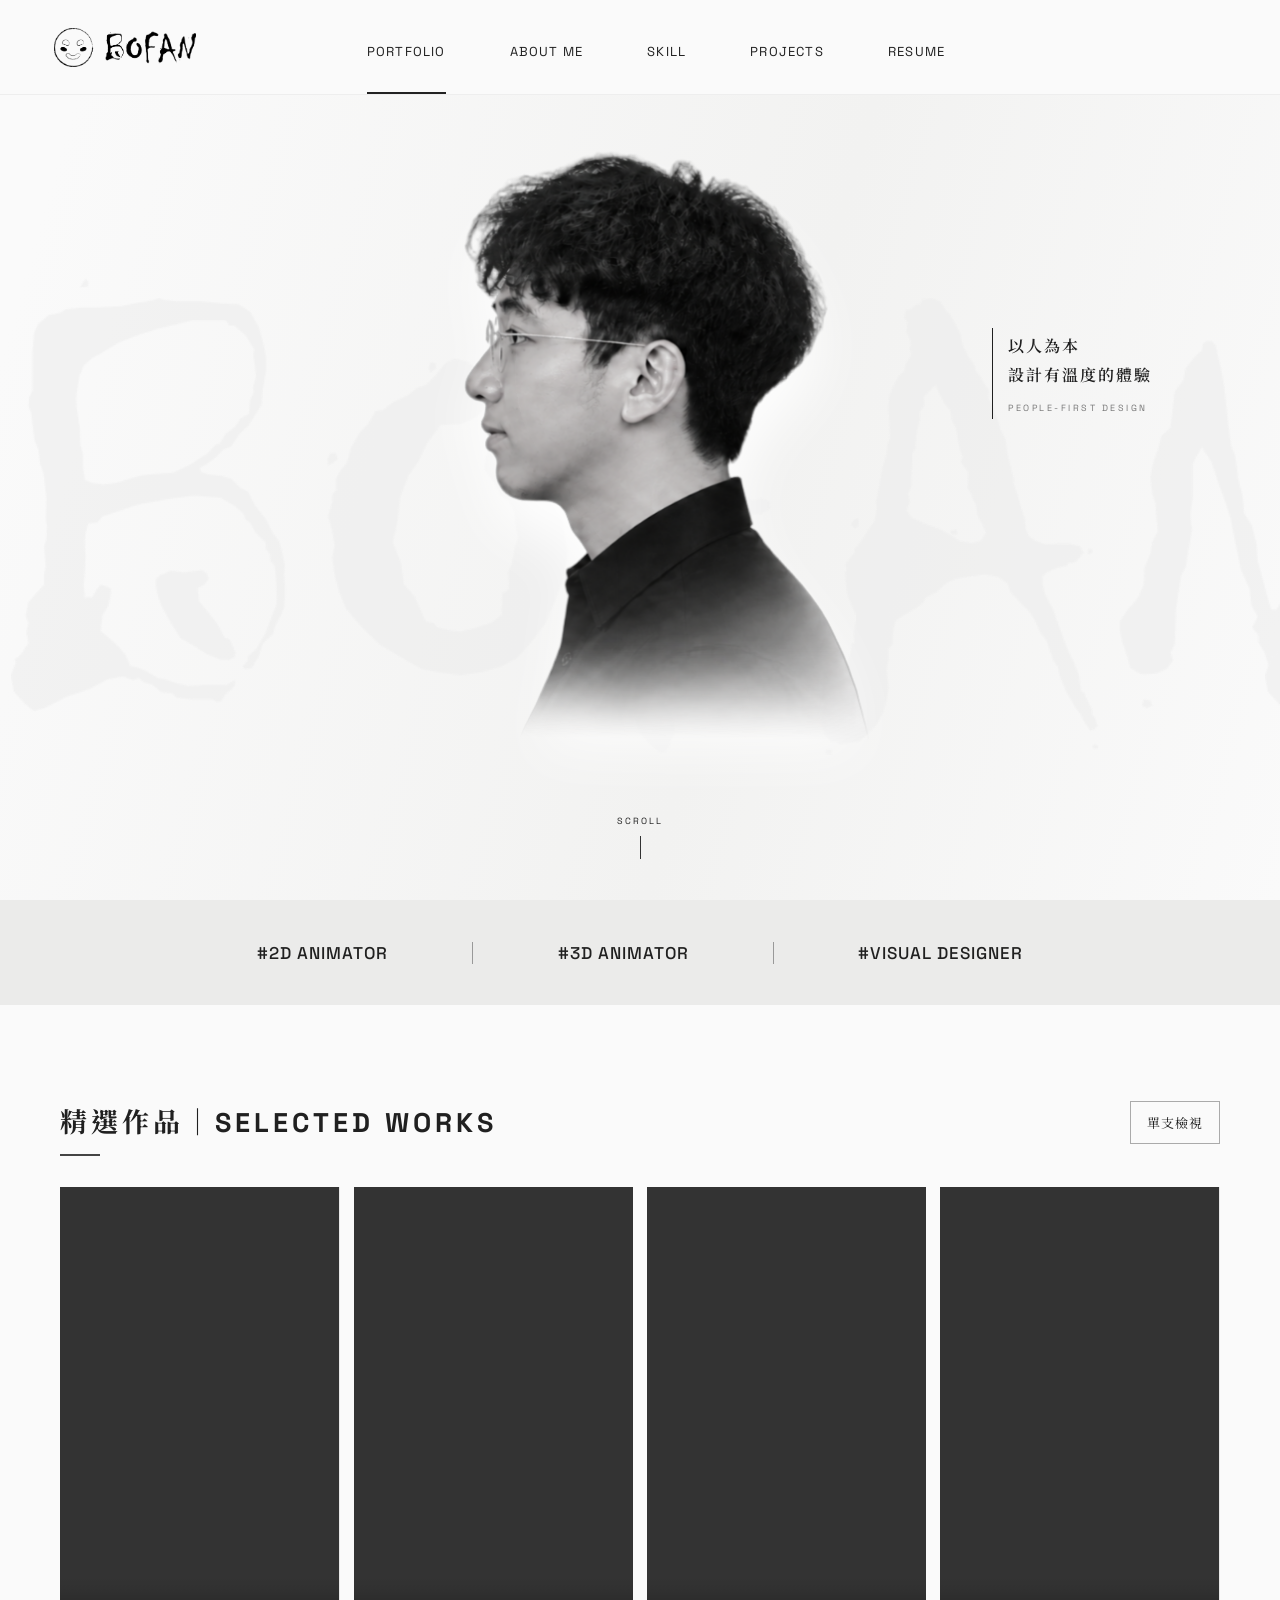
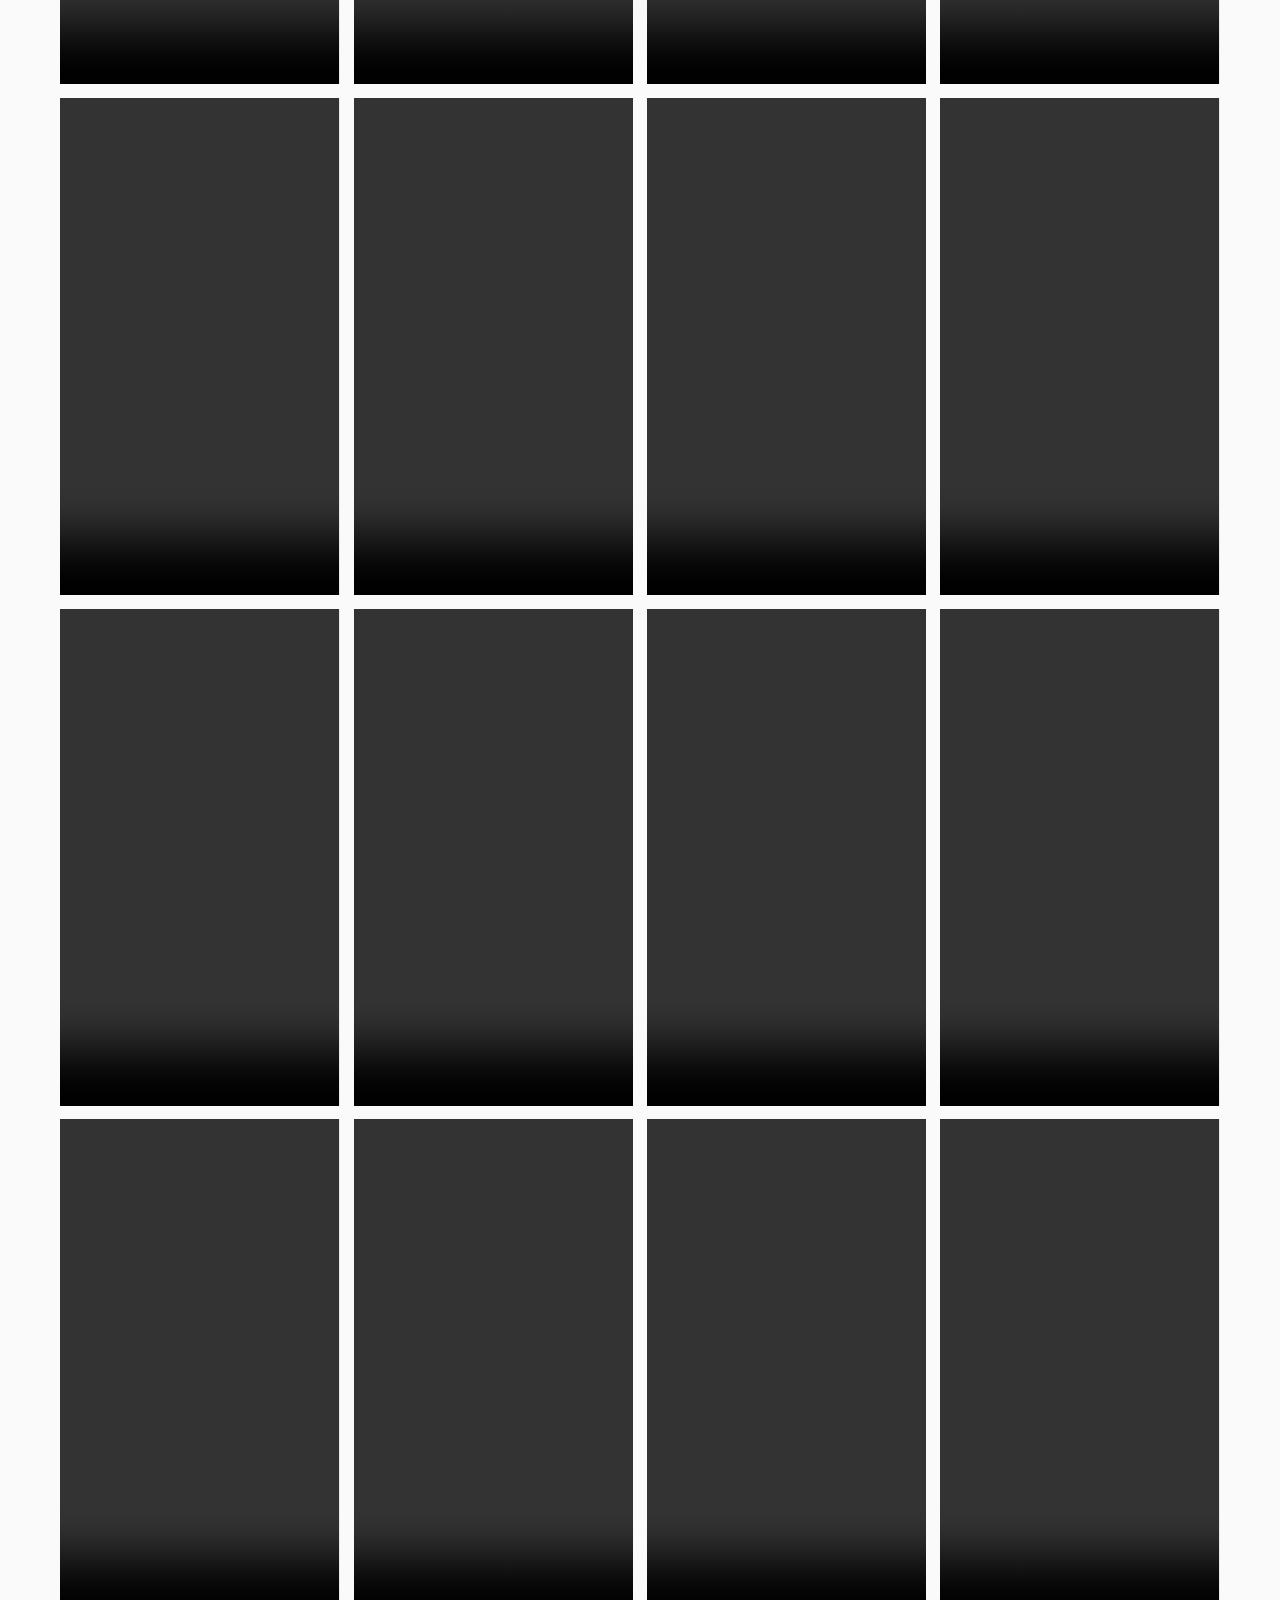
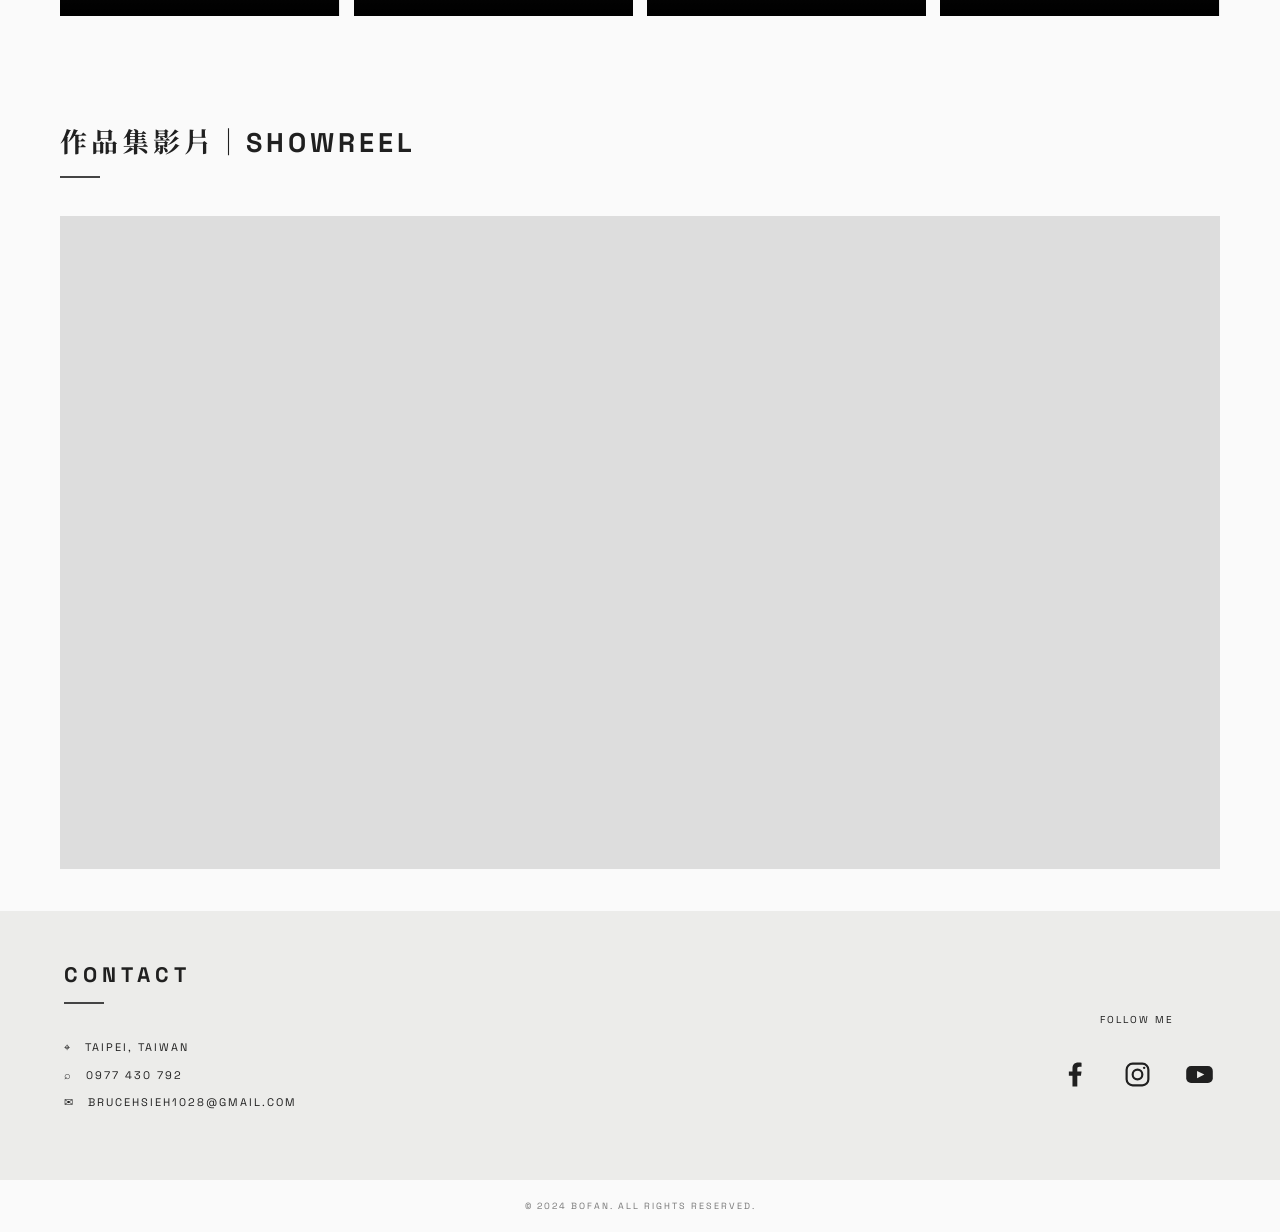
<file: index.html>
<!doctype html><html lang="zh-Hant"><head><link rel="icon" type="image/png" href="favicon.png"><meta charset="utf-8"><meta name="viewport" content="width=device-width,initial-scale=1"><title>BOFAN | Portfolio</title><style>
@import url('https://fonts.googleapis.com/css2?family=DM+Mono:wght@400;500&family=Noto+Serif+TC:wght@500;600&family=Space+Grotesk:wght@400;500;600&display=swap');
*{box-sizing:border-box}html{scroll-behavior:smooth}body{margin:0;background:#fafafa;color:#202020;font-family:'Space Grotesk','Noto Serif TC',sans-serif}.nav{height:95px;padding:0 4.2%;display:flex;align-items:center;justify-content:space-between;position:sticky;top:0;z-index:5;background:rgba(250,250,250,.96);border-bottom:1px solid #eee}.logo{display:flex;gap:8px;align-items:center;color:inherit;text-decoration:none}.logo-icon,.logo-word{background-image:url('assets/bofanlogob_工作區域 1.png');background-repeat:no-repeat}.logo-icon{width:36px;height:36px;background-size:82px;background-position:50% 37%;border-radius:50%}.logo-word{width:76px;height:32px;background-size:145px;background-position:50% 100%}.links{display:flex;gap:clamp(35px,5vw,85px);height:100%;align-items:center}.links a,.links span{height:100%;padding-top:43px;color:inherit;text-decoration:none;font-size:13px;letter-spacing:1.2px;border-bottom:2px solid transparent}.links .active{border-color:#222}.dots{font-size:24px;letter-spacing:-5px;transform:rotate(90deg)}.hero{height:795px;position:relative;overflow:hidden;display:flex;align-items:center;justify-content:center;background:linear-gradient(106deg,#fafafa 5%,#f2f2f1 58%,#fafafa)}.word{position:absolute;width:min(82vw,1200px);height:340px;background:url('assets/bofanlogob_工作區域 1.png') center bottom/1800px no-repeat;opacity:.075;transform:translateY(40px)}.portrait-real{position:relative;z-index:1;display:block;max-width:430px;width:31vw;max-height:645px;height:auto;object-fit:contain;filter:drop-shadow(0 35px 28px rgba(255,255,255,.92))}.hero-copy{position:absolute;right:14%;top:255px;font:600 16px/1.8 'Noto Serif TC';letter-spacing:2px}.hero-copy small{display:block;font:9px 'DM Mono';letter-spacing:2.5px;color:#777;margin-top:11px}.scroll{position:absolute;bottom:25px;font:9px 'DM Mono';letter-spacing:2px}.scroll:after{content:'';display:block;width:1px;height:23px;background:#333;margin:9px auto}.roles{height:105px;background:#ebebea;display:flex;align-items:center;justify-content:center;font:500 17px 'DM Mono';letter-spacing:1px}.roles span{padding:0 clamp(40px,6.6vw,115px);border-right:1px solid #999}.roles span:last-child{border:0}.works{padding:96px 4.7% 90px}.section-title{font-size:27px;letter-spacing:4px;margin:0 0 31px}.section-title:after,.contact h2:after{content:'';display:block;width:40px;height:2px;background:#444;margin-top:14px}.work-grid{display:grid;grid-template-columns:repeat(4,1fr);gap:14px}.work-grid video{display:block;width:100%;aspect-ratio:9/16;object-fit:cover;background:#e9e9e9;opacity:0;transform:translateY(18px);transition:.7s}.work-grid.visible video{opacity:1;transform:none}.work-grid.visible video:nth-child(2){transition-delay:.08s}.work-grid.visible video:nth-child(3){transition-delay:.16s}.work-grid.visible video:nth-child(4){transition-delay:.24s}.work-grid.visible video:nth-child(5){transition-delay:.32s}.work-grid.visible video:nth-child(6){transition-delay:.4s}.showreel{padding:18px 3.5% 78px}.showreel .section-title{margin-left:1.2%}.youtube{width:100%;aspect-ratio:16/9;border:0;display:block;background:#ddd}.contact{background:#ececea;padding:50px 5% 52px;display:flex;justify-content:space-between}.contact h2{margin:0 0 30px;font-size:21px;letter-spacing:5px}.contact p{font:11px/2.5 'DM Mono';letter-spacing:2px}.follow{align-self:center;text-align:center}.follow p{font-size:10px;letter-spacing:2px}.social{display:flex;gap:28px;margin-top:26px}.social a{width:34px;height:34px;display:grid;place-items:center;border:1.5px solid;border-radius:50%;font-weight:600;color:inherit;text-decoration:none}.copyright{text-align:center;padding:20px;font:9px 'DM Mono';letter-spacing:2px;color:#777}#top{position:fixed;right:25px;bottom:25px;z-index:8;width:47px;height:47px;border:0;border-radius:50%;background:#222;color:#fff;font-size:22px;opacity:0;pointer-events:none;transform:translateY(15px);transition:.25s}#top.show{opacity:1;pointer-events:auto;transform:none}@media(max-width:700px){.nav{height:67px;padding:0 18px}.logo-icon{width:28px;height:28px;background-size:64px}.logo-word{width:60px;height:28px;background-size:115px}.links{gap:19px}.links a,.links span{padding-top:28px;font-size:9px}.links span,.dots{display:none}.hero{height:570px}.portrait-real{width:58vw;max-width:none;max-height:500px}.word{height:220px;background-size:1000px}.hero-copy{top:95px;right:6%;font-size:12px}.roles{height:75px;font-size:10px}.roles span{padding:0 11px}.works{padding:60px 20px}.section-title{font-size:19px}.work-grid{gap:8px;grid-template-columns:repeat(2,1fr)}.showreel{padding:0 20px 55px}.youtube{aspect-ratio:16/9}.contact{display:block;padding:42px 25px}.follow{text-align:left;margin-top:35px}.social{gap:15px}.contact p{font-size:9px}}
</style><style>
.logo{width:142px;height:44px;background:url('assets/logo.png') center/contain no-repeat;display:block}.logo-icon,.logo-word{display:none}.word{width:min(88vw,1320px);height:400px;background-image:url('assets/bofan.png');background-size:contain;background-position:center;background-repeat:no-repeat;opacity:.23}.hero .reveal{opacity:0;transform:translateY(26px);transition:opacity .85s ease,transform .85s ease}.hero .reveal.visible{opacity:1;transform:translateY(0)}.hero .word.reveal{opacity:0}.hero .word.reveal.visible{opacity:.23}@media(max-width:700px){.logo{width:106px;height:34px}.word{height:235px}}
</style><style>
.works-heading{display:flex;justify-content:space-between;align-items:flex-start;gap:16px;margin-bottom:31px}.works-heading .section-title{margin:0}
.mode-toggle,.video-arrow{border:1px solid #aaa;background:#fafafa;color:#202020;cursor:pointer;transition:background .2s,color .2s}
.mode-toggle{padding:11px 16px;font:inherit;font-size:13px;white-space:nowrap;letter-spacing:1px}
.mode-toggle:hover,.video-arrow:hover{background:#202020;color:#fff}
.mode-toggle:focus-visible,.video-arrow:focus-visible{outline:2px solid #222;outline-offset:4px}
.single-controls[hidden]{display:none}
.single-controls{display:flex;justify-content:center;align-items:center;gap:18px;margin-top:20px;font:12px 'DM Mono',monospace}
.work-view{position:relative}
.work-view.is-single{padding:0 62px}
.work-grid.single{display:flex;justify-content:center}
.work-grid.single video{display:none;transition:none}
.work-grid.single video.is-current{display:block;opacity:1;transform:none;width:auto;max-width:100%;height:65vh;height:65svh;max-height:760px;object-fit:contain;background:#111;aspect-ratio:9/16}
.video-arrow{position:absolute;top:calc(50% - 22px);width:44px;height:44px;border-radius:50%;font-size:26px;display:grid;place-items:center}
.video-prev{left:0}.video-next{right:0}
@media(max-width:700px){.works-heading .section-title{font-size:16px;letter-spacing:1px}.mode-toggle{padding:9px;font-size:11px}.work-view.is-single{padding:0 38px}.video-arrow{width:32px;height:40px;font-size:22px}.work-grid.single video.is-current{height:auto;width:100%;max-height:65svh}}
@media(prefers-reduced-motion:reduce){.work-grid video{transition:none}}
</style><link rel="stylesheet" href="theme.css?v=20260919-swipe"><script src="theme.js?v=20260919-swipe"></script></head><body>
<nav class="nav"><a class="logo" href="bofan-portfolio.html" aria-label="BOFAN 首頁"><span class="logo-icon"></span><span class="logo-word"></span></a><div class="links"><a class="active" href="bofan-portfolio.html">PORTFOLIO</a><a href="bofan-about.html">ABOUT ME</a><a href="bofan-skill.html">SKILL</a><a href="bofan-projects.html">PROJECTS</a><a href="bofan-resume.html">RESUME</a></div><span class="nav-spacer" aria-hidden="true"></span></nav>
<main><section class="hero"><div class="word" aria-hidden="true"><div class="word-track"><span></span><span></span><span></span></div></div><img class="portrait-real reveal" src="assets/portrait-1.png" alt="BOFAN 側面肖像"><div class="hero-copy"><div class="hero-copy-mask"><div class="hero-copy-text">以人為本<br>設計有溫度的體驗<small>PEOPLE-FIRST DESIGN</small></div></div></div><div class="scroll">SCROLL</div></section><div class="roles"><span>#2D ANIMATOR</span><span>#3D ANIMATOR</span><span>#VISUAL DESIGNER</span></div><section class="works"><div class="works-heading"><h1 class="section-title">精選作品｜SELECTED WORKS</h1><button type="button" class="mode-toggle" id="view-toggle" aria-pressed="false" aria-controls="work-grid">單支檢視</button></div><div class="work-view" id="work-view"><div class="work-grid" id="work-grid">
<video controls muted autoplay loop playsinline aria-label="spey" src="assets/spey.mp4"></video>
<video controls muted autoplay loop playsinline aria-label="金門高粱" src="assets/金門高粱.mp4"></video>
<video controls muted autoplay loop playsinline aria-label="布萊迪中秋" src="assets/布萊迪中秋.mp4"></video>
<video controls muted autoplay loop playsinline aria-label="acnes" src="assets/acnes.mp4"></video>
<video controls muted autoplay loop playsinline aria-label="米其林" src="assets/米其林.mp4"></video>
<video controls muted autoplay loop playsinline aria-label="skoda" src="assets/skoda.mp4"></video>
<video controls muted autoplay loop playsinline aria-label="喜特麗" src="assets/喜特麗.mp4"></video>
<video controls muted autoplay loop playsinline aria-label="Alessi" src="assets/Alessi.mp4"></video>
<video controls muted autoplay loop playsinline aria-label="統一膠原飲" src="assets/統一膠原飲.mp4"></video>
<video controls muted autoplay loop playsinline aria-label="白蘭氏" src="assets/白蘭氏.mp4"></video>
<video controls muted autoplay loop playsinline aria-label="persil" src="assets/persil.mp4"></video>
<video controls muted autoplay loop playsinline aria-label="lalaport" src="assets/lalaport.mp4"></video>
<video controls muted autoplay loop playsinline aria-label="超異能快感" src="assets/超異能快感.mp4"></video>
<video controls muted autoplay loop playsinline aria-label="蜘蛛人轉變" src="assets/蜘蛛人轉變.mp4"></video>
<video controls muted autoplay loop playsinline aria-label="太空超人" src="assets/太空超人.mp4"></video>
<video controls muted autoplay loop playsinline aria-label="陰兒房" src="assets/陰兒房.mp4"></video>
</div><div class="single-controls" id="single-controls" hidden><button type="button" class="video-arrow video-prev" id="video-prev" aria-label="上一支動畫">‹</button><span id="video-count" role="status" aria-live="polite">1 / 16</span><button type="button" class="video-arrow video-next" id="video-next" aria-label="下一支動畫">›</button></div></div></section><section class="showreel"><h2 class="section-title">作品集影片｜SHOWREEL</h2><iframe class="youtube" src="https://www.youtube-nocookie.com/embed/A_lgwOJ9lEc?rel=0" title="作品集影片" allow="accelerometer; autoplay; clipboard-write; encrypted-media; gyroscope; picture-in-picture" allowfullscreen></iframe></section></main>
<footer class="contact"><div><h2>CONTACT</h2><p>⌖　TAIPEI, TAIWAN<br>⌕　0977 430 792<br>✉　BRUCEHSIEH1028@GMAIL.COM</p></div><div class="follow"><p>FOLLOW ME</p><div class="social"><a href="https://www.facebook.com/xie.bo.fan.2025/?locale=zh_TW" target="_blank" rel="noopener noreferrer" aria-label="Facebook"><svg viewBox="0 0 24 24" aria-hidden="true"><path fill="currentColor" d="M13.5 22v-9h3l.5-3.5h-3.5V7.2c0-1 .3-1.7 1.8-1.7H17V2.3c-.3 0-1.5-.2-2.8-.2-2.8 0-4.7 1.7-4.7 4.8v2.6H6.5V13h3v9z"/></svg></a><a href="https://www.instagram.com/xiebofan_1028/" target="_blank" rel="noopener noreferrer" aria-label="Instagram"><svg viewBox="0 0 24 24" fill="none" stroke="currentColor" stroke-width="1.8" aria-hidden="true"><rect x="3" y="3" width="18" height="18" rx="5"/><circle cx="12" cy="12" r="4"/><circle cx="17.5" cy="6.5" r="1" fill="currentColor" stroke="none"/></svg></a><a href="https://www.youtube.com/@BofanAnimation" target="_blank" rel="noopener noreferrer" aria-label="YouTube"><svg viewBox="0 0 24 24" aria-hidden="true"><rect x="1" y="5" width="22" height="14" rx="4" fill="currentColor"/><path d="m10 9 6 3-6 3z" fill="#ececea"/></svg></a></div></div></footer><div class="copyright">© 2024 BOFAN. ALL RIGHTS RESERVED.</div><button id="top">↑</button><script>const b=document.querySelector('#top'),g=document.querySelector('#work-grid'),reveal=document.querySelectorAll('.reveal');addEventListener('scroll',()=>b.classList.toggle('show',scrollY>500));b.onclick=()=>scrollTo({top:0,behavior:'smooth'});const observer=new IntersectionObserver(es=>es.forEach(x=>{if(x.isIntersecting){x.target.classList.add('visible');observer.unobserve(x.target)}}),{threshold:.1});reveal.forEach(x=>observer.observe(x));new IntersectionObserver(e=>e.forEach(x=>x.isIntersecting&&g.classList.add('visible')),{threshold:0}).observe(g);</script><script>
(() => {
  const grid = document.getElementById('work-grid');
  const videos = [...grid.querySelectorAll('video')];
  const toggle = document.getElementById('view-toggle');
  const view = document.getElementById('work-view');
  const controls = document.getElementById('single-controls');
  const count = document.getElementById('video-count');
  let single = false, current = 0;
  const previewButtons = [-1, 1].map(direction => {
    const button = document.createElement('button');
    button.type = 'button';
    button.className = 'side-preview ' + (direction < 0 ? 'preview-left' : 'preview-right');
    button.setAttribute('aria-label', direction < 0 ? '觀看上一支動畫' : '觀看下一支動畫');
    const preview = document.createElement('video');
    preview.muted = true;
    preview.playsInline = true;
    preview.preload = 'auto';
    preview.setAttribute('aria-hidden', 'true');
    preview.addEventListener('loadeddata', () => { preview.pause(); preview.currentTime = 0; });
    button.append(preview);
    button.addEventListener('click', () => show(current + direction));
    view.append(button);
    return { preview, direction };
  });
  const play = video => { const result = video.play(); if (result) result.catch(() => {}); };
  let transitioning = false;
  async function show(index) {
    if (transitioning) return;
    const changed = ((index + videos.length) % videos.length) !== current;
    const direction = index > current ? 1 : -1;
    const animate = changed && single && !matchMedia('(prefers-reduced-motion: reduce)').matches;
    const panels = [grid, ...previewButtons.map(({preview}) => preview.parentElement)];
    transitioning = true;
    toggle.disabled = true;
    if (animate) {
      await Promise.all(panels.map(panel => panel.animate([
        {transform:'translateX(0)', opacity: getComputedStyle(panel).opacity},
        {transform:'translateX(' + (-direction * 45) + 'px)', opacity:0}
      ], {duration:180, easing:'ease-in', fill:'forwards'}).finished));
    }
    current = (index + videos.length) % videos.length;
    videos.forEach((video, i) => {
      video.classList.toggle('is-current', i === current);
      if (i !== current) video.pause();
    });
    count.textContent = (current + 1) + ' / ' + videos.length;
    previewButtons.forEach(({preview, direction}) => {
      preview.pause();
      preview.src = videos[(current + direction + videos.length) % videos.length].src;
      preview.load();
    });
    // Restart the central video on every switch; side previews stay paused.
    videos[current].autoplay = true;
    videos[current].pause();
    videos[current].currentTime = 0;
    play(videos[current]);
    panels.forEach(panel => panel.getAnimations().forEach(animation => animation.cancel()));
    if (animate) {
      await Promise.all(panels.map(panel => panel.animate([
        {transform:'translateX(' + (direction * 45) + 'px)', opacity:0},
        {transform:'translateX(0)', opacity:getComputedStyle(panel).opacity}
      ], {duration:320, easing:'cubic-bezier(.22,1,.36,1)'}).finished));
    }
    transitioning = false;
    toggle.disabled = false;
  }
  toggle.addEventListener('click', () => {
    single = !single;
    grid.classList.toggle('single', single);
    grid.classList.add('visible');
    view.classList.toggle('is-single', single);
    controls.hidden = !single;
    toggle.setAttribute('aria-pressed', String(single));
    toggle.textContent = single ? '網格檢視' : '單支檢視';
    if (single) show(current);
    else videos.forEach(video => { video.autoplay = true; play(video); });
  });
  document.getElementById('video-prev').addEventListener('click', () => show(current - 1));
  document.getElementById('video-next').addEventListener('click', () => show(current + 1));
})();
</script><style>
.side-preview{display:none;border:0;padding:0;background:transparent;cursor:pointer}
.work-view.is-single{padding:0 27%;min-height:220px;overflow:hidden}
.work-grid.single{align-items:center;min-height:220px}
.work-grid.single video.is-current{width:100%;height:auto;max-height:none;aspect-ratio:auto;object-fit:cover;background:transparent}
.is-single .side-preview{display:flex;align-items:center;justify-content:center;position:absolute;top:0;bottom:40px;width:26%;opacity:.3;transition:opacity .25s;overflow:hidden}
.is-single .side-preview:hover,.is-single .side-preview:focus-visible{opacity:.55}
.preview-left{left:0}.preview-right{right:0}
.side-preview video{display:block;width:100%;height:auto;max-height:none;object-fit:cover;pointer-events:none;background:transparent}
.side-preview:focus-visible{outline:2px solid #777;outline-offset:5px}
.video-arrow{z-index:2;background:rgba(250,250,250,.9)}
.video-prev{left:0}.video-next{right:0}
@media(max-width:700px){
 .work-view.is-single{padding:0 23%}
 .is-single .side-preview{width:22%}
 .preview-left{left:0}.preview-right{right:0}
 .work-grid.single video.is-current{width:100%;height:auto;max-height:none}
 .video-arrow{top:auto;bottom:0;width:32px;height:32px}
 .video-prev{left:calc(50% - 90px)}.video-next{right:calc(50% - 90px)}
}
/* Keep the three-video viewer within the available screen height. */
.work-view.is-single{
 --viewer-height:min(68svh,680px);
 padding:0;
 min-height:0;
 display:grid;
 grid-template-columns:minmax(0,1fr) minmax(0,1.45fr) minmax(0,1fr);
 align-items:center;
 gap:0 clamp(8px,2vw,28px);
}
.is-single .work-grid.single{grid-column:2;grid-row:1;min-height:0;height:var(--viewer-height);width:100%}
.work-grid.single video.is-current{width:auto;height:auto;max-width:100%;max-height:var(--viewer-height);object-fit:contain;aspect-ratio:auto}
.is-single .side-preview{position:static;grid-row:1;width:100%;height:calc(var(--viewer-height) * .74);min-width:0}
.is-single .preview-left{grid-column:1}
.is-single .preview-right{grid-column:3}
.side-preview video{width:auto;height:auto;max-width:100%;max-height:100%;object-fit:contain}
.is-single .single-controls{grid-column:1 / -1;grid-row:2;margin-top:16px;min-height:32px}
.is-single .video-arrow{top:calc(var(--viewer-height) / 2 - 22px);bottom:auto}
@media(max-width:700px){
 .work-view.is-single{--viewer-height:min(62svh,500px);padding:0;grid-template-columns:minmax(0,1fr) minmax(0,1.7fr) minmax(0,1fr);gap:0 8px}
 .work-grid.single video.is-current{width:auto;height:auto;max-width:100%;max-height:var(--viewer-height)}
 .is-single .video-arrow{top:auto;bottom:0}
}
</style>
<style>
/* First screen and sequenced hero entrance. */
.hero{height:calc(100svh - 95px);min-height:0;padding:0;isolation:isolate}
.hero .portrait-real{position:absolute;bottom:0%;left:50%;width:auto;height:96%;max-height:none;max-width:58vw;object-fit:contain;translate:-50% 0;z-index:1}
.hero .portrait-real.reveal{transition:opacity 1.8s ease,transform 1.8s ease}
.hero .word{position:absolute;inset:22% 0 auto;width:100%;height:60%;opacity:.48;transform:none;overflow:hidden;z-index:0;pointer-events:none;background:none}
.word-track{display:flex;width:max-content;height:100%;animation:bofan-drift 36s linear infinite;will-change:transform}
.word-track span{display:block;flex:none;width:110vw;margin-right:-12vw;height:100%;background:url('assets/bofan.png') center/contain no-repeat}
@keyframes bofan-drift{from{transform:translateX(-98vw)}to{transform:translateX(0)}}
.hero .hero-copy{top:29%;right:10%;z-index:2;border-left:1px solid currentColor;padding:5px 0 5px 15px;opacity:0;transition:opacity .3s ease 1.8s}
.hero-copy-mask{overflow:hidden;clip-path:inset(0 100% 0 0);transition:clip-path 1s cubic-bezier(.22,1,.36,1) 1.9s}
.hero-copy-text{transform:translateX(-20px);transition:transform 1s cubic-bezier(.22,1,.36,1) 1.9s}
.hero.intro-ready .hero-copy{opacity:1}
.hero.intro-ready .hero-copy-mask{clip-path:inset(0)}
.hero.intro-ready .hero-copy-text{transform:translateX(0)}
.hero .scroll{bottom:4%;z-index:3;opacity:0;transform:translateY(10px);transition:opacity .7s ease 2.9s,transform .7s ease 2.9s}
.hero.intro-ready .scroll{opacity:1;transform:none}
@media(max-width:700px){
 .hero{height:calc(100svh - 67px)}
 .hero .portrait-real{height:84%;max-width:85vw;bottom:2%;left:45%}
 .hero .hero-copy{top:15%;right:5%;padding-left:10px;font-size:12px}
 .hero .word{top:28%;height:48%}
 .word-track span{width:140vw}
 @keyframes bofan-drift{from{transform:translateX(-128vw)}to{transform:translateX(0)}}
}
@media(prefers-reduced-motion:reduce){
 .word-track{animation:none;transform:translateX(-20vw)}
 .hero .portrait-real.reveal,.hero .hero-copy,.hero-copy-mask,.hero-copy-text,.hero .scroll{transition:none}
}
</style>
<script>
(() => {
 const hero = document.querySelector('.hero');
 const portrait = hero.querySelector('.portrait-real');
 const begin = () => {
   requestAnimationFrame(() => requestAnimationFrame(() => {
     portrait.classList.add('visible');
     hero.classList.add('intro-ready');
   }));
 };
 if (portrait.complete) begin();
 else { portrait.addEventListener('load', begin, {once:true}); portrait.addEventListener('error', begin, {once:true}); }
})();
</script>
</body></html>
</file>
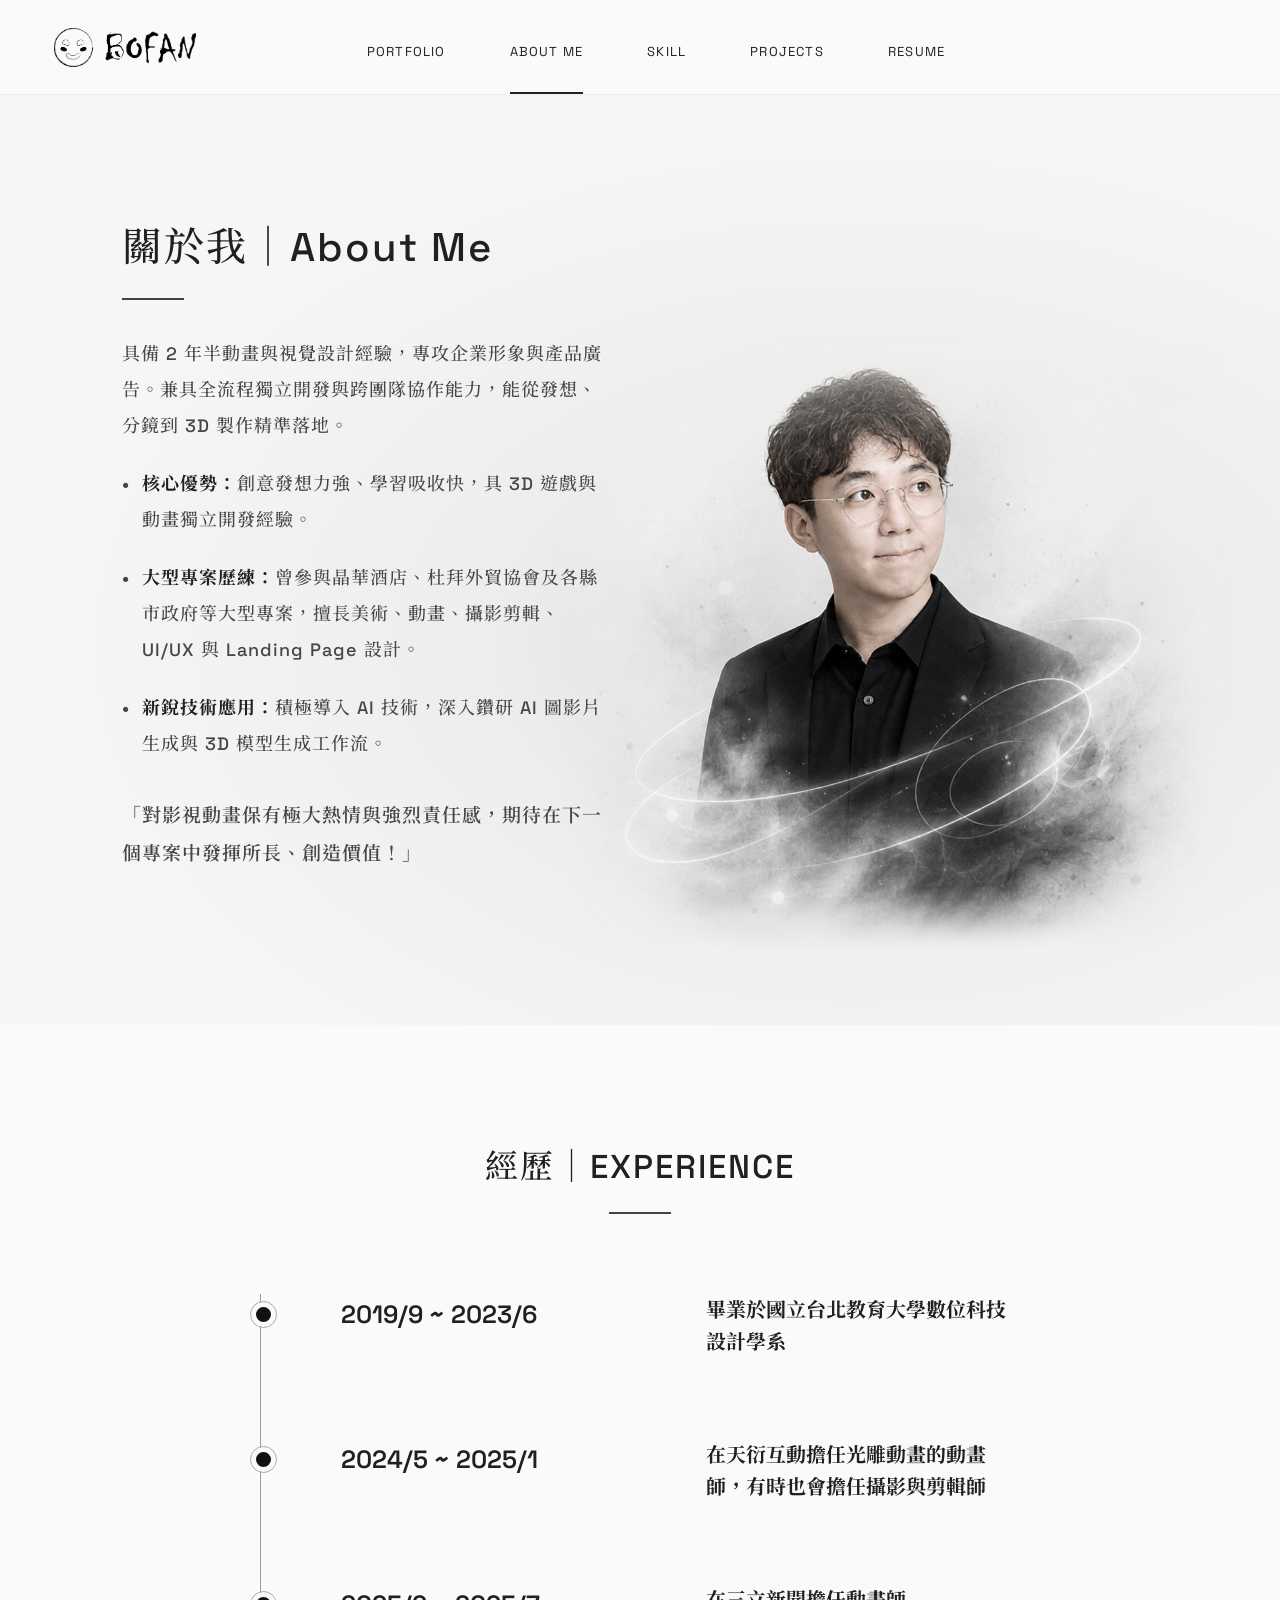
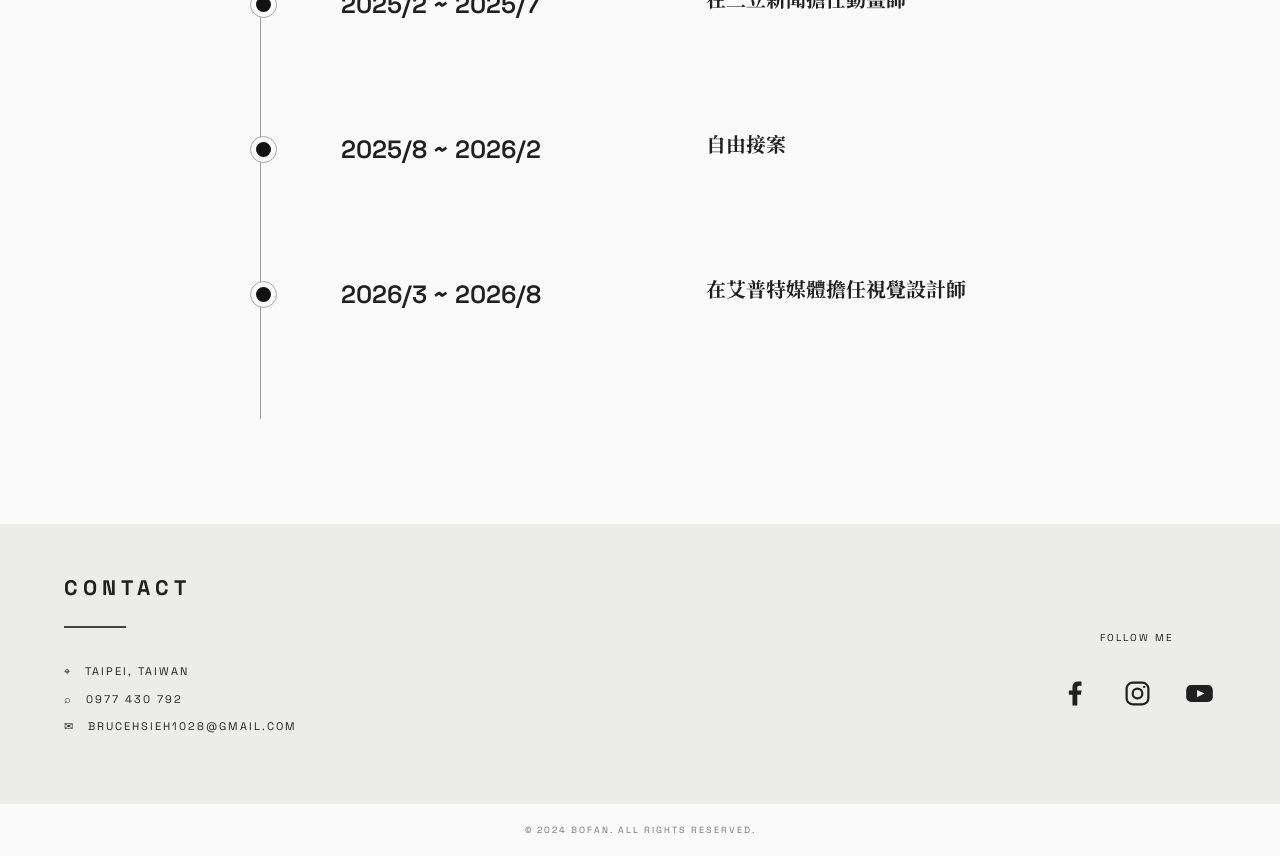
<file: bofan-about.html>
<!doctype html><html lang="zh-Hant"><head><link rel="icon" type="image/png" href="favicon.png"><meta charset="utf-8"><meta name="viewport" content="width=device-width,initial-scale=1"><title>BOFAN | About Me</title><style>
@import url('https://fonts.googleapis.com/css2?family=DM+Mono:wght@400;500&family=Noto+Serif+TC:wght@500;600;700&family=Space+Grotesk:wght@400;500;600&display=swap');
*{box-sizing:border-box}html{scroll-behavior:smooth}body{margin:0;background:#fafafa;color:#202020;font-family:'Space Grotesk','Noto Serif TC',sans-serif}.nav{height:95px;padding:0 4.2%;display:flex;align-items:center;justify-content:space-between;position:sticky;top:0;z-index:5;background:rgba(250,250,250,.96);border-bottom:1px solid #eee}.logo{display:flex;gap:9px;align-items:center;font:28px 'DM Mono';letter-spacing:-2px;color:inherit;text-decoration:none}.logo i{display:grid;place-items:center;width:36px;height:36px;border:1.5px solid;border-radius:50%;font-size:20px;font-style:normal}.links{display:flex;gap:clamp(35px,5vw,85px);height:100%;align-items:center}.links a,.links span{height:100%;padding-top:43px;color:inherit;text-decoration:none;font-size:13px;letter-spacing:1.2px;border-bottom:2px solid transparent}.links .active{border-color:#222}.dots{font-size:24px;letter-spacing:-5px;transform:rotate(90deg)}.about-hero{min-height:930px;padding:120px 9.5% 90px;position:relative;overflow:hidden;background:radial-gradient(ellipse at 67% 59%,#d9d9d7 0,#ededeb 30%,#f6f6f5 67%)}.copy{position:relative;z-index:2;width:47%}.title{font:500 40px 'Noto Serif TC';letter-spacing:2px;margin:0 0 36px}.title:after,.contact h2:after{content:'';display:block;width:62px;height:2px;background:#444;margin-top:25px}.copy p{font:500 16px/2 'Noto Serif TC';letter-spacing:1px;color:#464646;margin:0 0 22px}.quote{font-size:17px!important;font-weight:600!important;margin-top:35px!important}.portrait{position:absolute;right:13%;bottom:35px;width:410px;height:610px;border-radius:47% 49% 8% 9%;background:linear-gradient(90deg,transparent 0 12%,#191919 13% 68%,#424242 78%,#d2d2d0 97%,transparent);filter:drop-shadow(0 16px 31px rgba(0,0,0,.21))}.portrait:before{content:'';position:absolute;width:245px;height:225px;top:8px;left:40px;border-radius:48% 50% 43% 46%;background:#161616;box-shadow:38px 24px 0 #161616}.portrait:after{content:'';position:absolute;width:151px;height:190px;top:129px;left:83px;border-radius:46%;background:#c2bfba;opacity:.9}.orbit,.orbit:before,.orbit:after{position:absolute;border:1px solid rgba(255,255,255,.8);border-radius:50%;content:''}.orbit{right:3%;bottom:170px;width:540px;height:190px;transform:rotate(-17deg)}.orbit:before{width:460px;height:136px;left:37px;top:25px}.orbit:after{width:360px;height:92px;left:84px;top:44px}.experience{padding:115px 7% 105px;min-height:850px}.experience .title{text-align:center;font-size:33px}.experience .title:after{margin:24px auto}.timeline{width:69%;margin:80px auto 0;border-left:1px solid #9c9c9c;padding-left:80px}.item{position:relative;display:grid;grid-template-columns:310px 1fr;gap:55px;min-height:145px;font:600 20px/1.6 'Noto Serif TC'}.item:before{content:'';position:absolute;width:15px;height:15px;background:#111;border:5px solid #fafafa;border-radius:50%;outline:1px solid #aaa;left:-90px;top:8px}.item time{font-family:'Space Grotesk';font-size:25px}.contact{background:#ececea;padding:50px 5% 52px;display:flex;justify-content:space-between}.contact h2{margin:0 0 30px;font-size:21px;letter-spacing:5px}.contact p{font:11px/2.5 'DM Mono';letter-spacing:2px}.follow{align-self:center;text-align:center}.follow p{font-size:10px;letter-spacing:2px}.social{display:flex;gap:28px;margin-top:26px}.social a{width:34px;height:34px;display:grid;place-items:center;border:1.5px solid;border-radius:50%;font-weight:600;color:inherit;text-decoration:none}.copyright{text-align:center;padding:20px;font:9px 'DM Mono';letter-spacing:2px;color:#777}#top{position:fixed;right:25px;bottom:25px;z-index:8;width:47px;height:47px;border:0;border-radius:50%;background:#222;color:#fff;font-size:22px;opacity:0;pointer-events:none;transform:translateY(15px);transition:.25s}#top.show{opacity:1;pointer-events:auto;transform:none}.reveal{opacity:0;transform:translateY(24px);transition:.8s}.reveal.visible{opacity:1;transform:none}@media(max-width:700px){.nav{height:67px;padding:0 18px}.logo{font-size:21px}.logo i{width:28px;height:28px;font-size:15px}.links{gap:19px}.links a,.links span{padding-top:28px;font-size:9px}.links span,.dots{display:none}.about-hero{padding:65px 25px 30px;min-height:780px}.copy{width:100%}.title{font-size:25px}.copy p{font-size:13px;line-height:1.9}.portrait{transform:scale(.55);transform-origin:right bottom;right:-47px;bottom:3px}.orbit{transform:scale(.55) rotate(-17deg);transform-origin:right bottom;right:-50px;bottom:30px}.experience{padding:70px 22px}.experience .title{font-size:24px}.timeline{width:76%;padding-left:30px;margin-top:55px}.item{display:block;min-height:118px;font-size:14px}.item time{display:block;font-size:16px;margin-bottom:8px}.item:before{left:-40px;width:12px;height:12px;border-width:3px}.contact{display:block;padding:42px 25px}.follow{text-align:left;margin-top:35px}.social{gap:15px}.contact p{font-size:9px}}
</style><style>.logo{width:142px;height:44px;background:url('assets/logo.png') center/contain no-repeat;display:block}.logo-icon,.logo-word{display:none}.about-photo{position:absolute;right:3%;bottom:48px;width:min(54vw,800px);height:96%;object-fit:contain;object-position:center bottom;z-index:1}.portrait,.orbit{display:none}.bullet{position:relative;padding-left:20px}.bullet:before{content:'•';position:absolute;left:0;top:0;font-weight:700}.bullet strong{font-weight:700;color:#222}.about-photo.reveal{opacity:0;transform:translateY(35px);transition:opacity .85s ease,transform .85s ease}.about-photo.reveal.visible{opacity:1;transform:translateY(0)}@media(max-width:700px){.logo{width:106px;height:34px}.about-photo{right:-20%;bottom:22px;width:105vw;height:57%;opacity:.72}.about-photo.reveal{transform:translateY(30px)}.about-photo.reveal.visible{transform:translateY(0)}.copy{z-index:2}}</style><link rel="stylesheet" href="theme.css"><script src="theme.js"></script></head><body><nav class="nav"><a class="logo" href="bofan-portfolio.html" aria-label="BOFAN 首頁"><span class="logo-icon"></span><span class="logo-word"></span></a><div class="links"><a href="bofan-portfolio.html">PORTFOLIO</a><a class="active" href="bofan-about.html">ABOUT ME</a><a href="bofan-skill.html">SKILL</a><a href="bofan-projects.html">PROJECTS</a><a href="bofan-resume.html">RESUME</a></div><span class="nav-spacer" aria-hidden="true"></span></nav><main><section class="about-hero"><div class="copy"><h1 class="title about-title-enter">關於我｜About Me</h1><div class="about-content-enter"><p>具備 2 年半動畫與視覺設計經驗，專攻企業形象與產品廣告。兼具全流程獨立開發與跨團隊協作能力，能從發想、分鏡到 3D 製作精準落地。</p><p class="bullet"><strong>核心優勢：</strong>創意發想力強、學習吸收快，具 3D 遊戲與動畫獨立開發經驗。</p><p class="bullet"><strong>大型專案歷練：</strong>曾參與晶華酒店、杜拜外貿協會及各縣市政府等大型專案，擅長美術、動畫、攝影剪輯、UI/UX 與 Landing Page 設計。</p><p class="bullet"><strong>新銳技術應用：</strong>積極導入 AI 技術，深入鑽研 AI 圖影片生成與 3D 模型生成工作流。</p><p class="quote">「對影視動畫保有極大熱情與強烈責任感，期待在下一個專案中發揮所長、創造價值！」</p></div></div><img class="about-photo about-photo-enter" src="assets/portrait-2.png" alt="BOFAN 肖像"></section><section class="experience"><h2 class="title">經歷｜EXPERIENCE</h2><div class="timeline reveal"><div class="item"><time>2019/9 ~ 2023/6</time><strong>畢業於國立台北教育大學數位科技設計學系</strong></div><div class="item"><time>2024/5 ~ 2025/1</time><strong>在天衍互動擔任光雕動畫的動畫師，有時也會擔任攝影與剪輯師</strong></div><div class="item"><time>2025/2 ~ 2025/7</time><strong>在三立新聞擔任動畫師</strong></div><div class="item"><time>2025/8 ~ 2026/2</time><strong>自由接案</strong></div><div class="item"><time>2026/3 ~ 2026/8</time><strong>在艾普特媒體擔任視覺設計師</strong></div></div></section></main><footer class="contact"><div><h2>CONTACT</h2><p>⌖　TAIPEI, TAIWAN<br>⌕　0977 430 792<br>✉　BRUCEHSIEH1028@GMAIL.COM</p></div><div class="follow"><p>FOLLOW ME</p><div class="social"><a href="https://www.facebook.com/xie.bo.fan.2025/?locale=zh_TW" target="_blank" rel="noopener noreferrer" aria-label="Facebook"><svg viewBox="0 0 24 24" aria-hidden="true"><path fill="currentColor" d="M13.5 22v-9h3l.5-3.5h-3.5V7.2c0-1 .3-1.7 1.8-1.7H17V2.3c-.3 0-1.5-.2-2.8-.2-2.8 0-4.7 1.7-4.7 4.8v2.6H6.5V13h3v9z"/></svg></a><a href="https://www.instagram.com/xiebofan_1028/" target="_blank" rel="noopener noreferrer" aria-label="Instagram"><svg viewBox="0 0 24 24" fill="none" stroke="currentColor" stroke-width="1.8" aria-hidden="true"><rect x="3" y="3" width="18" height="18" rx="5"/><circle cx="12" cy="12" r="4"/><circle cx="17.5" cy="6.5" r="1" fill="currentColor" stroke="none"/></svg></a><a href="https://www.youtube.com/@BofanAnimation" target="_blank" rel="noopener noreferrer" aria-label="YouTube"><svg viewBox="0 0 24 24" aria-hidden="true"><rect x="1" y="5" width="22" height="14" rx="4" fill="currentColor"/><path d="m10 9 6 3-6 3z" fill="#ececea"/></svg></a></div></div></footer><div class="copyright">© 2024 BOFAN. ALL RIGHTS RESERVED.</div><button id="top">↑</button><script>const b=document.querySelector('#top');addEventListener('scroll',()=>b.classList.toggle('show',scrollY>500));b.onclick=()=>scrollTo({top:0,behavior:'smooth'});document.querySelectorAll('.reveal').forEach(x=>new IntersectionObserver(e=>e.forEach(y=>y.isIntersecting&&y.target.classList.add('visible')),{threshold:.1}).observe(x));</script></body></html>
</file>
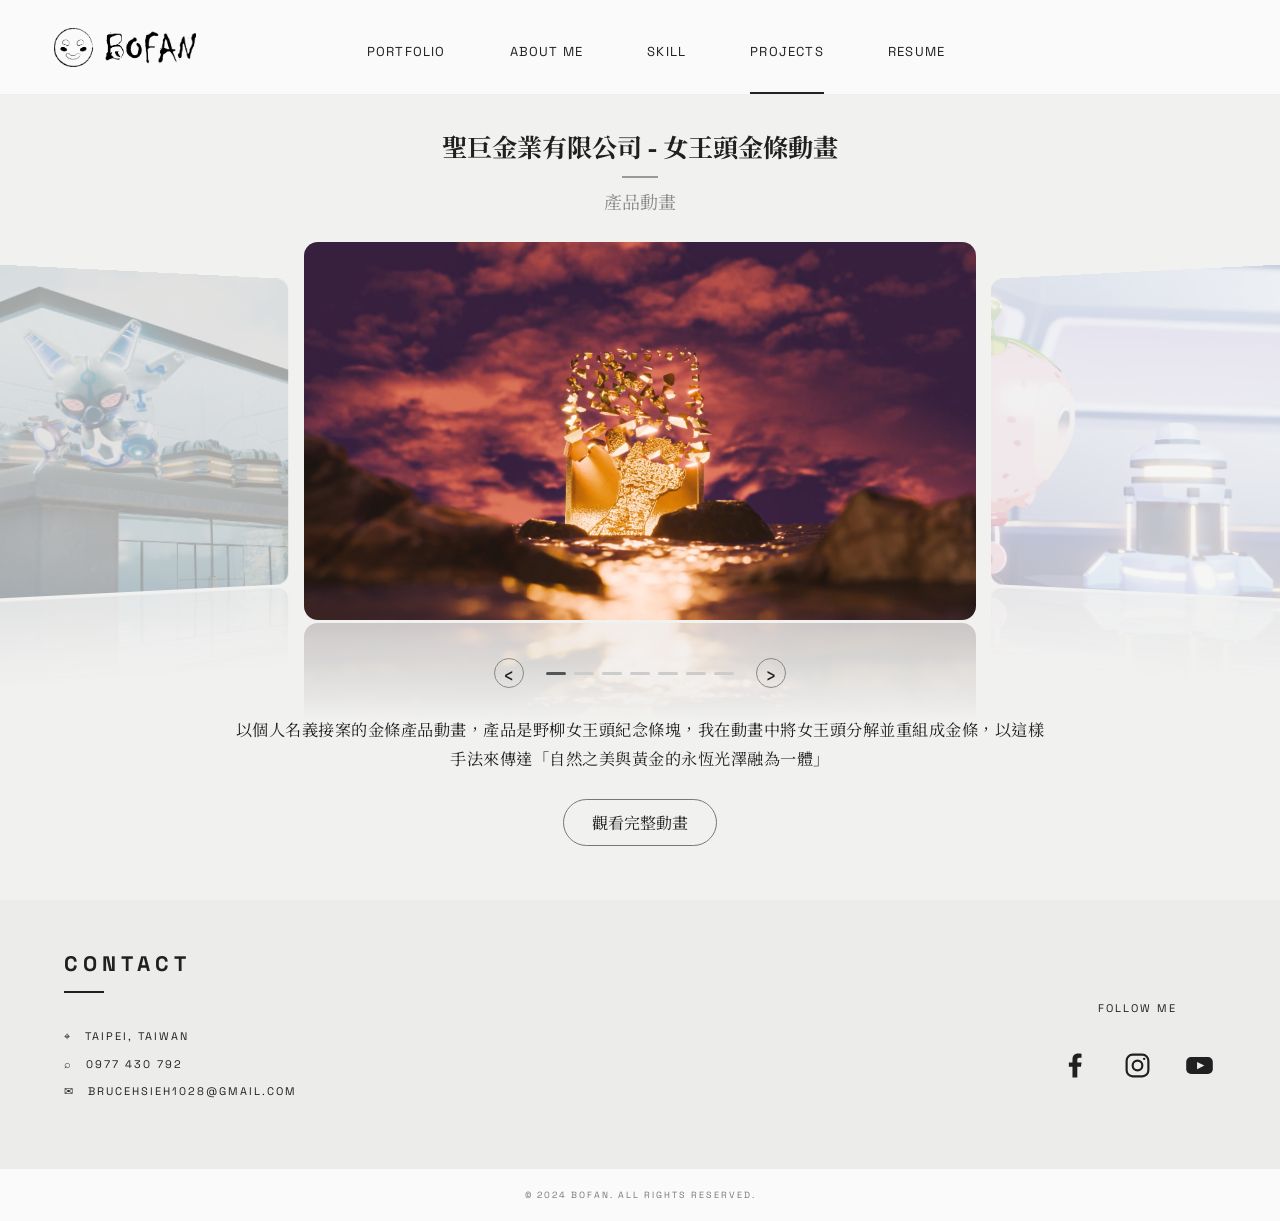
<file: bofan-projects.html>
<!doctype html><html lang="zh-Hant"><head><link rel="icon" type="image/png" href="favicon.png"><meta charset="utf-8"><meta name="viewport" content="width=device-width,initial-scale=1"><title>BOFAN | Projects</title>
<style>
*{box-sizing:border-box}html{scroll-behavior:smooth}body{margin:0;background:#f1f1f0;color:#202020;font-family:Arial,"Microsoft JhengHei",sans-serif}a{color:inherit;text-decoration:none}
.nav{height:95px;padding:0 4.2%;display:flex;align-items:center;justify-content:space-between;position:sticky;top:0;z-index:5;background:rgba(250,250,250,.96);border-bottom:1px solid #eee}
.logo{width:142px;height:44px;display:block;background:url('assets/logo.png') center/contain no-repeat}.logo-icon,.logo-word{display:none}
.links{display:flex;gap:clamp(35px,5vw,85px);align-items:center;height:100%}.links a,.links span{height:100%;font-size:13px;letter-spacing:1.2px;padding:43px 0 0;border-bottom:2px solid transparent}.links .active{border-color:#222}
.skills{max-width:1500px;margin:auto;padding:85px 6.5% 80px}.page-title{margin:0 0 65px;font-size:clamp(30px,3.7vw,56px);font-weight:700;letter-spacing:1px}.page-title span{font-weight:400;margin:0 18px}.page-title:after{content:"";display:block;width:48px;height:3px;background:currentColor;margin-top:34px}
.skill-row{display:grid;grid-template-columns:1.35fr 1fr;align-items:center;gap:5.5%;padding:0 0 58px;margin-bottom:58px;border-bottom:1px solid #d0d0ce;animation:skill-enter .85s cubic-bezier(.22,1,.36,1) var(--delay) both}.skill-row:last-child{border-bottom:0;margin-bottom:0;padding-bottom:0}
.skill-image{display:block;aspect-ratio:16/9;overflow:hidden;border-radius:14px;line-height:0}.skill-image img{display:block;width:100%;height:100%;object-fit:cover;transition:transform .4s}.skill-image:hover img{transform:scale(1.025)}.skill-image:focus-visible{outline:3px solid currentColor;outline-offset:5px}
.skill-copy h2{font-size:clamp(26px,2.6vw,38px);margin:0 0 12px;font-weight:600}.english{font-size:18px;color:#858585;margin:0}.english:after{content:"";display:block;width:20px;height:1px;background:currentColor;margin:25px 0}
.skill-copy ul{padding-left:22px;margin:0;font-size:clamp(15px,1.35vw,20px);line-height:1.9}.skill-copy li{padding-left:3px;margin:8px 0}
.contact{background:#ececea;padding:50px 5% 52px;display:flex;justify-content:space-between}.contact h2{margin:0 0 30px;font-size:21px;letter-spacing:5px}.contact h2:after{content:"";display:block;width:40px;height:2px;background:currentColor;margin-top:14px}.contact p{font:11px/2.5 monospace;letter-spacing:2px}.follow{align-self:center;text-align:center}.social{display:flex;gap:28px;margin-top:26px}.social a{width:34px;height:34px;display:grid;place-items:center;border:1.5px solid;border-radius:50%}.copyright{text-align:center;padding:20px;font:9px monospace;letter-spacing:2px;color:#777;background:#fafafa}
#top{position:fixed;right:25px;bottom:25px;width:47px;height:47px;border:0;border-radius:50%;background:#222;color:#fff;font-size:22px;cursor:pointer;opacity:0;pointer-events:none;transition:opacity .25s}#top.show{opacity:1;pointer-events:auto}
@keyframes skill-enter{from{opacity:0;transform:translateY(30px)}to{opacity:1;transform:none}}

@media(max-width:900px){.skills{padding-top:55px}.skill-row{gap:30px}.skill-copy ul{font-size:15px}}
@media(max-width:700px){.nav{height:67px;padding:0 18px}.logo{width:106px;height:34px}.links{gap:19px}.links a,.links span{padding-top:28px;font-size:9px}.links span{display:none}}
@media(max-width:600px){.skills{padding:45px 22px 55px}.page-title{font-size:30px;margin-bottom:40px}.page-title span{margin:0 8px}.skill-row{grid-template-columns:1fr;gap:24px;padding-bottom:35px;margin-bottom:35px}.skill-copy h2{font-size:27px}.english{font-size:16px}.english:after{margin:18px 0}.contact{display:block;padding:40px 24px}.follow{text-align:left;margin-top:28px}}
@media(prefers-reduced-motion:reduce){html{scroll-behavior:auto}.skill-row{animation:none}.skill-image img{transition:none}}
</style><link rel="stylesheet" href="theme.css?v=20260919-swipe"><script src="theme.js?v=20260919-swipe"></script>
<style>
.projects{height:calc(100svh - 95px);display:flex;flex-direction:column;align-items:center;gap:clamp(8px,1.5svh,18px);padding:clamp(12px,2svh,28px) 0;overflow:hidden}
.projects h1{font-size:clamp(24px,3.5svh,38px);font-weight:400;margin:0;text-align:center}
.projects h1:after{content:"";display:block;width:48px;height:2px;background:#999;margin:12px auto 0}
.project-stage{position:relative;width:100%;flex:1;min-height:0;display:flex;align-items:center;justify-content:center;perspective:1100px}
.project-main{display:block;position:relative;max-width:56vw;height:100%;aspect-ratio:16/9;max-height:44svh;border-radius:14px;flex-shrink:1}
.project-main img{width:100%;height:100%;object-fit:contain;border-radius:14px;display:block}
.project-main:after{content:"▶";display:grid;place-items:center;position:absolute;left:50%;top:50%;transform:translate(-50%,-50%);border:2px solid white;border-radius:50%;width:58px;height:58px;color:white;background:#0003;font-size:24px}
.project-preview{position:absolute;width:24vw;height:85%;border:0;padding:0;background:none;opacity:.35;cursor:pointer}
.project-preview img{width:100%;height:100%;object-fit:cover;border-radius:12px}
.project-preview.left{left:-2%;transform:rotateY(22deg)}.project-preview.right{right:-2%;transform:rotateY(-22deg)}
.project-preview:hover{opacity:.55}
.project-nav{display:flex;align-items:center;justify-content:center;gap:22px;width:100%;height:30px;flex-shrink:0}
.project-nav>button{border:1px solid #888;border-radius:50%;width:30px;height:30px;background:transparent;color:inherit;font-size:21px;cursor:pointer}
.project-dots{display:flex;gap:8px}.project-dots button{width:20px;height:20px;padding:0;border:0;background:transparent;cursor:pointer}
.project-dots button:after{content:"";display:block;height:3px;border-radius:3px;background:#ccc}.project-dots button[aria-current="true"]:after{background:#555}
.project-info{text-align:center;width:min(900px,88%);flex-shrink:0}
.project-info h2{font-size:clamp(19px,2.7svh,30px);line-height:1.4;margin:0 0 6px}
.project-subtitle{font-size:clamp(14px,2svh,21px);color:#888;margin:0 0 10px}
.project-link{display:inline-block;border:1px solid #777;padding:7px 20px;font-size:13px;border-radius:4px;transition:background .2s}
.project-link:hover{background:#333;color:#fff}
.project-description{font-size:clamp(13px,1.8svh,18px);line-height:1.8;letter-spacing:.5px;margin:12px auto 0;max-width:820px}


@media(max-width:700px){.projects{height:calc(100svh - 67px);gap:10px;padding:12px 0}.projects h1{font-size:24px}.project-main{max-width:76vw}.project-preview{width:22vw}.project-preview.left{left:-13%}.project-preview.right{right:-13%}.project-info{width:90%}.project-info h2{font-size:18px}.project-description{font-size:13px;line-height:1.65;margin-top:10px}.project-main:after{width:42px;height:42px;font-size:18px}}
@media(max-height:550px){.projects{gap:5px;padding:6px 0}.projects h1{font-size:20px}.projects h1:after{margin:5px auto}.project-info h2{font-size:16px}.project-subtitle{font-size:12px;margin-bottom:4px}.project-description{font-size:11px;line-height:1.4;margin-top:5px}.project-link{padding:3px 12px;font-size:11px}}
</style><style>
#enable-sound{position:absolute;z-index:3;bottom:14px;left:50%;transform:translateX(-50%);border:1px solid #fff8;border-radius:24px;padding:10px 20px;background:#222d;color:white;font-size:14px;cursor:pointer}
#enable-sound[hidden]{display:none}
.project-main video{display:block;width:100%;height:100%;object-fit:contain;border-radius:14px;
-webkit-box-reflect:below 3px linear-gradient(to bottom,transparent 74%,rgba(255,255,255,.20));}
</style></head><body><nav class="nav"><a class="logo" href="bofan-portfolio.html" aria-label="BOFAN 首頁"><span class="logo-icon"></span><span class="logo-word"></span></a><div class="links"><a href="bofan-portfolio.html">PORTFOLIO</a><a href="bofan-about.html">ABOUT ME</a><a href="bofan-skill.html">SKILL</a><a class="active" aria-current="page" href="bofan-projects.html">PROJECTS</a><a href="bofan-resume.html">RESUME</a></div><span class="nav-spacer" aria-hidden="true"></span></nav>
<main class="projects" aria-label="專案輪播">
<header class="project-heading" aria-live="polite"><h1 id="project-title"></h1><p class="project-subtitle" id="project-subtitle"></p></header>
<div class="project-stage">
<button class="project-preview left" aria-label="上一個專案"><img id="previous-image" alt=""></button>
<a class="project-main" id="main-link" target="_blank" rel="noopener noreferrer"><video id="main-video" autoplay loop playsinline preload="auto"></video></a><button id="enable-sound" type="button" hidden>開啟聲音</button>
<button class="project-preview right" aria-label="下一個專案"><img id="next-image" alt=""></button>
</div>
<div class="project-nav"><button id="previous" aria-label="上一個專案">‹</button><div class="project-dots" aria-label="選擇專案"></div><button id="next" aria-label="下一個專案">›</button></div>
<section class="project-info" aria-live="polite"><p class="project-description" id="project-description"></p><a class="project-link" id="project-link" target="_blank" rel="noopener noreferrer">觀看完整動畫</a></section>
</main><footer class="contact"><div><h2>CONTACT</h2><p>⌖　TAIPEI, TAIWAN<br>⌕　0977 430 792<br>✉　BRUCEHSIEH1028@GMAIL.COM</p></div><div class="follow"><p>FOLLOW ME</p><div class="social"><a href="https://www.facebook.com/xie.bo.fan.2025/?locale=zh_TW" target="_blank" rel="noopener noreferrer" aria-label="Facebook"><svg viewBox="0 0 24 24" aria-hidden="true"><path fill="currentColor" d="M13.5 22v-9h3l.5-3.5h-3.5V7.2c0-1 .3-1.7 1.8-1.7H17V2.3c-.3 0-1.5-.2-2.8-.2-2.8 0-4.7 1.7-4.7 4.8v2.6H6.5V13h3v9z"/></svg></a><a href="https://www.instagram.com/xiebofan_1028/" target="_blank" rel="noopener noreferrer" aria-label="Instagram"><svg viewBox="0 0 24 24" fill="none" stroke="currentColor" stroke-width="1.8" aria-hidden="true"><rect x="3" y="3" width="18" height="18" rx="5"/><circle cx="12" cy="12" r="4"/><circle cx="17.5" cy="6.5" r="1" fill="currentColor" stroke="none"/></svg></a><a href="https://www.youtube.com/@BofanAnimation" target="_blank" rel="noopener noreferrer" aria-label="YouTube"><svg viewBox="0 0 24 24" aria-hidden="true"><rect x="1" y="5" width="22" height="14" rx="4" fill="currentColor"/><path d="m10 9 6 3-6 3z" fill="#ececea"/></svg></a></div></div></footer><div class="copyright">© 2024 BOFAN. ALL RIGHTS RESERVED.</div>
<script>
const projects=[{"video":"assets/女王頭_精華10秒.mp4","image":"assets/bullion.jpg","title":"聖巨金業有限公司 - 女王頭金條動畫","subtitle":"產品動畫","description":"以個人名義接案的金條產品動畫，產品是野柳女王頭紀念條塊，我在動畫中將女王頭分解並重組成金條，以這樣手法來傳達「自然之美與黃金的永恆光澤融為一體」","url":"https://drive.google.com/file/d/1JDq7Mun8x0iPk6siSR-6coMCvvI68LaI/view?usp=sharing"},{"video":"assets/英特力美語.mp4","image":"assets/coverem.jpg","title":"英特力美語 - 宣傳動畫","subtitle":"企業形象動畫","description":"以個人名義接案的美語補習班形象廣告，以科幻+可愛的元素設計十三隻水果機器人，並以其中四隻為主角製作動畫，後續也有幫公司設計角色卡、衣服、筆記本等各式周邊","url":"https://youtu.be/tP8osuzgcbI"},{"video":"assets/杜拜.mp4","image":"assets/bear.jpg","title":"杜拜 海灣資科展 - 光雕動畫","subtitle":"企業形象動畫","description":"杜拜的海灣資科展，動畫以展現台灣價值為主，我在此專案中負責團隊的主美術以及動畫製作","url":"https://youtu.be/B7jHdY-nIVI"},{"video":"assets/晶華.mp4","image":"assets/wedding.jpg","title":"晶華酒店 麗晶之夜 - 光雕動畫","subtitle":"展場動畫","description":"晶華酒店的婚禮展場動畫，這個專案全程以AI製作，以植物和四季為元素製作的自然風格系列動畫，我負責一部份動畫製作以及現場攝影和後續影片的剪輯","url":"https://youtu.be/VWlY8Nf_YY4?list=PLiOO64XgIuiJzqNwjsiXS2_B2MDFszswc"},{"video":"assets/中興.mp4","image":"assets/train.jpg","title":"宜蘭中興 光影互動展 - 光雕動畫","subtitle":"展場動畫","description":"與宜蘭縣政府合作的光影互動展，內容是以中興車站火車為主題的系列光雕動畫，我在專案中負責3D火車動畫以及耶誕主秀動畫，以及現場攝影和後續影片的剪輯","url":"https://youtu.be/93e3t2_4drc"},{"video":"assets/花蓮知卡宣.mp4","image":"assets/col.jpg","title":"花蓮知卡宣 三次常設展 - 光雕動畫","subtitle":"展場動畫","description":"與花蓮縣政府合作的知卡宣公園常設展，參與了三次展覽的動畫製作，負責團隊的主美術和動畫，以及後續影片的剪輯","url":"https://youtu.be/oKw6BDI72F4"},{"video":"assets/磁軌兔.mp4","image":"assets/cover.png","title":"磁軌兔 - 3D裸視動畫","subtitle":"個人形象品牌動畫","description":"以代表自身形象設計的兔子製作一部簡短的3D裸視動畫，畫面走高科技風格，並使用金屬和光條作點綴","url":"https://www.youtube.com/shorts/g0DsePke6m4?feature=share"}];
let index=0,busy=false;
const byId=id=>document.getElementById(id);
const dots=projects.map((project,i)=>{const button=document.createElement('button');button.setAttribute('aria-label',project.title);button.onclick=()=>change(i);document.querySelector('.project-dots').append(button);return button});
function render(){
 const project=projects[index];
 const video=byId('main-video');
 video.pause();
 video.setAttribute('aria-label',project.title);
 video.poster=project.image;
 video.muted=false;
 video.src=project.video;
 video.load();
 video.onloadeddata=async()=>{
   video.currentTime=0;
   try { await video.play(); byId('enable-sound').hidden=true; }
   catch {
     byId('enable-sound').hidden=false;
     video.muted=true;
     video.play().catch(()=>{});
   }
 };
 byId('previous-image').src=projects[(index+6)%7].image;byId('next-image').src=projects[(index+1)%7].image;
 document.querySelectorAll('.project-reflection').forEach(image=>image.remove());
 ['previous-image','next-image'].forEach(id=>{
   const original=byId(id), reflection=original.cloneNode(false);
   reflection.removeAttribute('id');reflection.alt='';reflection.setAttribute('aria-hidden','true');
   reflection.className='project-reflection';original.parentElement.append(reflection);
 });
 byId('main-link').href=byId('project-link').href=project.url;
 byId('main-link').setAttribute('aria-label','觀看完整動畫：'+project.title);
 byId('project-title').textContent=project.title;byId('project-subtitle').textContent=project.subtitle;byId('project-description').textContent=project.description;
 dots.forEach((dot,i)=>dot.setAttribute('aria-current',String(i===index)));
}
async function change(next){
 if(busy||next===index)return;busy=true;
 const direction=next>index?1:-1;
 index=(next+projects.length)%projects.length;
 render();
 if(!matchMedia('(prefers-reduced-motion: reduce)').matches){
 await Promise.all([document.querySelector('.project-stage')].map(el=>el.animate([{opacity:0,transform:'translateX('+direction*24+'px)'},{opacity:1,transform:'translateX(0)'}],{duration:420,easing:'cubic-bezier(.22,1,.36,1)'}).finished));
 }
 busy=false;
}
byId('previous').onclick=document.querySelector('.project-preview.left').onclick=()=>change(index-1);
byId('next').onclick=document.querySelector('.project-preview.right').onclick=()=>change(index+1);
document.querySelector('.projects').addEventListener('keydown',e=>{if(e.key==='ArrowLeft'){e.preventDefault();change(index-1)}if(e.key==='ArrowRight'){e.preventDefault();change(index+1)}});
byId('enable-sound').onclick=()=>{
 const video=byId('main-video');
 video.muted=false;
 video.play().then(()=>{byId('enable-sound').hidden=true;}).catch(()=>{byId('enable-sound').hidden=false;});
};
render();
</script><style>
.projects{padding-top:4svh;padding-bottom:3svh;gap:clamp(12px,2svh,22px)}
.project-heading{flex-shrink:0;text-align:center;width:92%;position:relative;z-index:1}
.projects .project-heading h1{font-size:clamp(19px,2.8svh,32px);font-weight:700;line-height:1.4;margin:0 0 6px}
.projects .project-heading h1:after{content:"";display:block;width:36px;height:2px;background:#999;margin:10px auto}
.project-info .project-link{padding:11px 28px;font-size:16px;border-radius:24px;margin-top:24px;margin-bottom:0}
.project-stage{flex:1;max-height:42svh}
.project-main:after{display:none}
.project-main,.project-preview{overflow:visible}
.project-main img.project-reflection,.project-preview img.project-reflection{
 position:absolute;left:0;top:calc(100% + 3px);width:100%;height:100%;
 transform:scaleY(-1);pointer-events:none;opacity:.23;
 mask-image:linear-gradient(to top,rgba(0,0,0,.85),transparent 26%);
 -webkit-mask-image:linear-gradient(to top,rgba(0,0,0,.85),transparent 26%);
}
.project-nav,.project-info{position:relative;z-index:1}
.project-nav{margin-top:20px;margin-bottom:10px}
.project-info .project-description{margin:0 auto}
@media(max-width:700px){.projects{padding-bottom:6svh}.project-info .project-link{padding:9px 24px;font-size:14px}}
@media(max-height:550px){.projects{padding-bottom:4svh}.project-info .project-link{padding:5px 18px;font-size:12px;margin-top:8px;margin-bottom:0}.project-nav{margin-top:6px}.projects .project-heading h1{font-size:17px}}
</style></body></html>
</file>
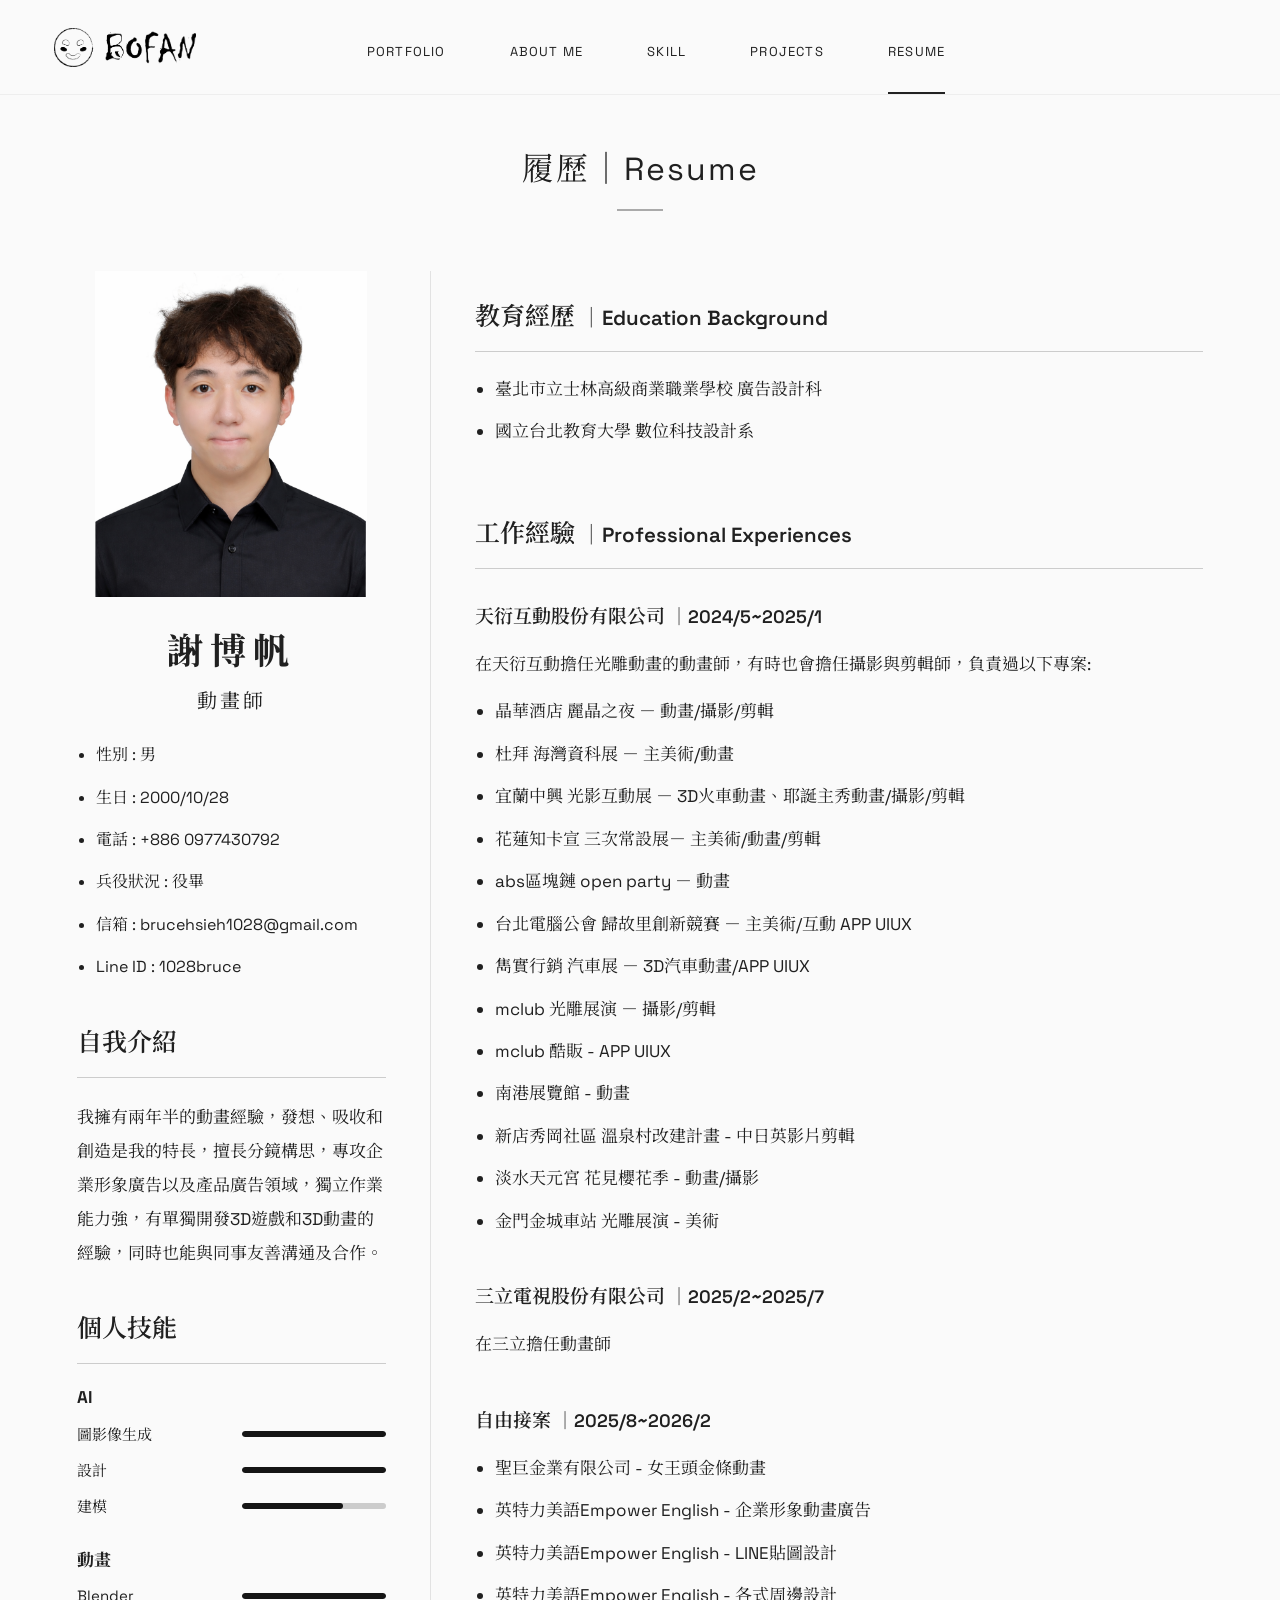
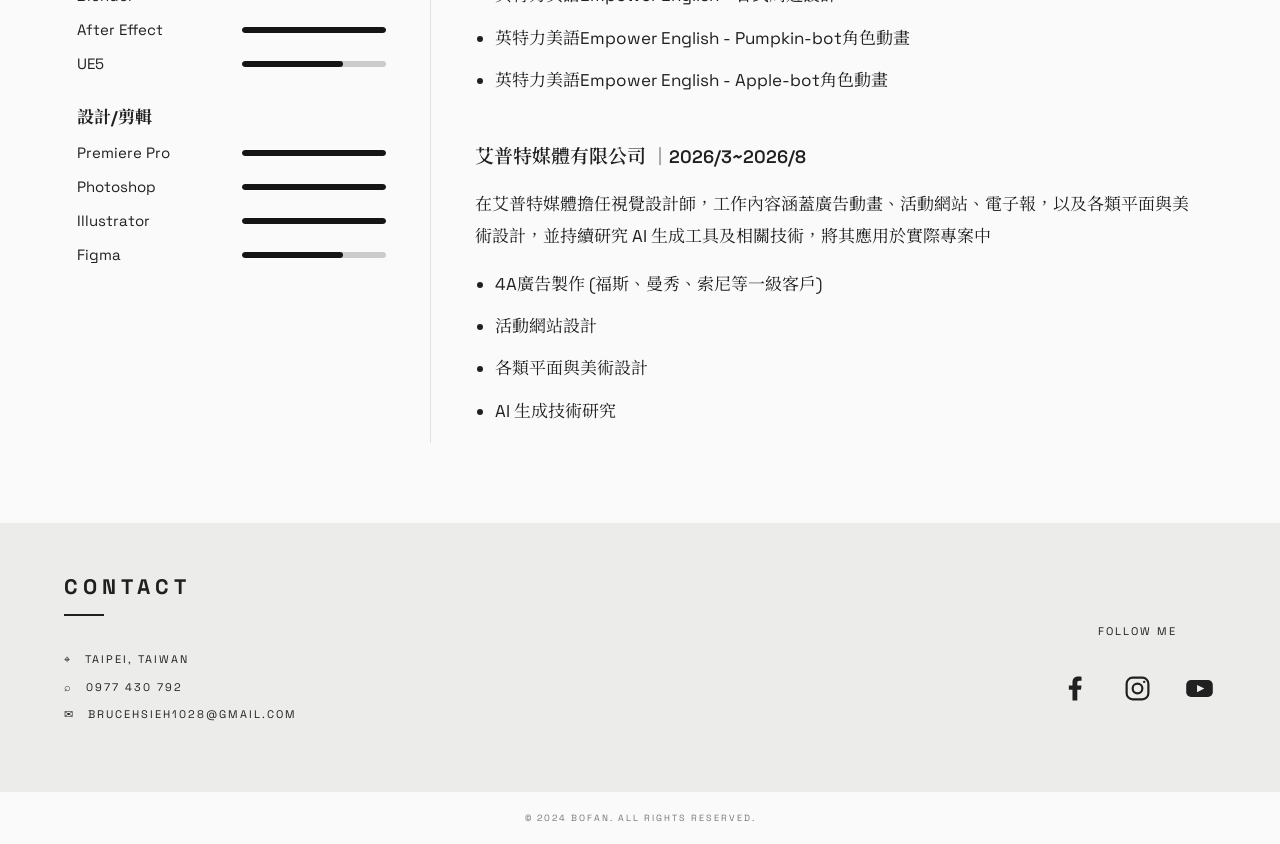
<file: bofan-resume.html>
<!doctype html><html lang="zh-Hant"><head><link rel="icon" type="image/png" href="favicon.png"><meta charset="utf-8"><meta name="viewport" content="width=device-width,initial-scale=1"><title>BOFAN | Resume</title><style>
*{box-sizing:border-box}html{scroll-behavior:smooth}body{margin:0;background:#f1f1f0;color:#202020;font-family:Arial,"Microsoft JhengHei",sans-serif}a{color:inherit;text-decoration:none}
.nav{height:95px;padding:0 4.2%;display:flex;align-items:center;justify-content:space-between;position:sticky;top:0;z-index:5;background:rgba(250,250,250,.96);border-bottom:1px solid #eee}
.logo{width:142px;height:44px;display:block;background:url('assets/logo.png') center/contain no-repeat}.logo-icon,.logo-word{display:none}
.links{display:flex;gap:clamp(35px,5vw,85px);align-items:center;height:100%}.links a,.links span{height:100%;font-size:13px;letter-spacing:1.2px;padding:43px 0 0;border-bottom:2px solid transparent}.links .active{border-color:#222}
.skills{max-width:1500px;margin:auto;padding:85px 6.5% 80px}.page-title{margin:0 0 65px;font-size:clamp(30px,3.7vw,56px);font-weight:700;letter-spacing:1px}.page-title span{font-weight:400;margin:0 18px}.page-title:after{content:"";display:block;width:48px;height:3px;background:currentColor;margin-top:34px}
.skill-row{display:grid;grid-template-columns:1.35fr 1fr;align-items:center;gap:5.5%;padding:0 0 58px;margin-bottom:58px;border-bottom:1px solid #d0d0ce;animation:skill-enter .85s cubic-bezier(.22,1,.36,1) var(--delay) both}.skill-row:last-child{border-bottom:0;margin-bottom:0;padding-bottom:0}
.skill-image{display:block;aspect-ratio:16/9;overflow:hidden;border-radius:14px;line-height:0}.skill-image img{display:block;width:100%;height:100%;object-fit:cover;transition:transform .4s}.skill-image:hover img{transform:scale(1.025)}.skill-image:focus-visible{outline:3px solid currentColor;outline-offset:5px}
.skill-copy h2{font-size:clamp(26px,2.6vw,38px);margin:0 0 12px;font-weight:600}.english{font-size:18px;color:#858585;margin:0}.english:after{content:"";display:block;width:20px;height:1px;background:currentColor;margin:25px 0}
.skill-copy ul{padding-left:22px;margin:0;font-size:clamp(15px,1.35vw,20px);line-height:1.9}.skill-copy li{padding-left:3px;margin:8px 0}
.contact{background:#ececea;padding:50px 5% 52px;display:flex;justify-content:space-between}.contact h2{margin:0 0 30px;font-size:21px;letter-spacing:5px}.contact h2:after{content:"";display:block;width:40px;height:2px;background:currentColor;margin-top:14px}.contact p{font:11px/2.5 monospace;letter-spacing:2px}.follow{align-self:center;text-align:center}.social{display:flex;gap:28px;margin-top:26px}.social a{width:34px;height:34px;display:grid;place-items:center;border:1.5px solid;border-radius:50%}.copyright{text-align:center;padding:20px;font:9px monospace;letter-spacing:2px;color:#777;background:#fafafa}
#top{position:fixed;right:25px;bottom:25px;width:47px;height:47px;border:0;border-radius:50%;background:#222;color:#fff;font-size:22px;cursor:pointer;opacity:0;pointer-events:none;transition:opacity .25s}#top.show{opacity:1;pointer-events:auto}
@keyframes skill-enter{from{opacity:0;transform:translateY(30px)}to{opacity:1;transform:none}}

@media(max-width:900px){.skills{padding-top:55px}.skill-row{gap:30px}.skill-copy ul{font-size:15px}}
@media(max-width:700px){.nav{height:67px;padding:0 18px}.logo{width:106px;height:34px}.links{gap:19px}.links a,.links span{padding-top:28px;font-size:9px}.links span{display:none}}
@media(max-width:600px){.skills{padding:45px 22px 55px}.page-title{font-size:30px;margin-bottom:40px}.page-title span{margin:0 8px}.skill-row{grid-template-columns:1fr;gap:24px;padding-bottom:35px;margin-bottom:35px}.skill-copy h2{font-size:27px}.english{font-size:16px}.english:after{margin:18px 0}.contact{display:block;padding:40px 24px}.follow{text-align:left;margin-top:28px}}
@media(prefers-reduced-motion:reduce){html{scroll-behavior:auto}.skill-row{animation:none}.skill-image img{transition:none}}
</style><link rel="stylesheet" href="theme.css"><script src="theme.js"></script>
<style>
body{background:#fafafa}
.resume{max-width:1330px;margin:auto;padding:48px 6% 80px}
.resume-title{text-align:center;font-size:32px;font-weight:400;margin:0 0 60px;letter-spacing:2px}
.resume-title:after{content:"";display:block;width:46px;height:2px;background:#aaa;margin:20px auto 0}
.resume-layout{display:grid;grid-template-columns:minmax(0, .85fr) minmax(0,1.75fr);gap:44px}
.resume-sidebar{border-right:1px solid #e2e2e2;padding-right:44px}
.selfie{display:block;width:80%;height:auto;margin:0 auto;aspect-ratio:auto;object-fit:contain;object-position:center}
.identity{text-align:center;margin:26px 0}.identity h2{font-size:36px;letter-spacing:7px;margin:0 0 10px}.identity p{font-size:20px;letter-spacing:3px;margin:0}
.personal{padding-left:19px;margin:26px 0 40px;font-size:14px;line-height:1.9;overflow-wrap:anywhere}.personal li{margin-bottom:12px}
.resume h2.section-heading{font-size:25px;font-weight:600;margin:0 0 22px;padding-bottom:15px;border-bottom:1px solid #ccc;line-height:1.6}
.resume h2.section-heading span{font-size:.82em}
.introduction{font-size:15px;line-height:2;margin:0 0 38px}
.skill-group{margin:22px 0 30px}.skill-group h3{font-size:17px;margin:0 0 15px;font-weight:700}
.skill-meter{display:grid;grid-template-columns:minmax(0,1.1fr) minmax(0,1fr);gap:8px;align-items:center;margin:15px 0;font-size:13px}
.meter{height:6px;background:#ccc;border-radius:9px;overflow:hidden}.meter i{height:100%;display:block;background:#151515;border-radius:9px}.skill-meter small{font-size:10px;color:#777}
.resume-main{padding-top:25px;min-width:0}.resume-main ul{padding-left:20px;font-size:15px;line-height:1.85;margin:16px 0}.resume-main li{margin:11px 0}
.education{margin-bottom:65px}.job{margin:32px 0 44px}.job:last-child{margin-bottom:0}.job h3{font-size:19px;font-weight:600;line-height:1.7;margin:0 0 15px}.job time{font-size:.88em;white-space:nowrap}.job p{font-size:15px;line-height:1.9;margin:0}





@media(max-width:800px){.resume{padding:36px 5% 55px}.resume-layout{gap:25px;grid-template-columns:minmax(0,1fr) minmax(0,1.7fr)}.resume-sidebar{padding-right:25px}.skill-meter{grid-template-columns:1fr 1fr}.skill-meter small{display:none}.resume h2.section-heading{font-size:21px}.job h3{font-size:17px}}
@media(max-width:600px){.resume-layout{grid-template-columns:1fr;gap:32px}.resume-sidebar{border-right:0;padding-right:0}.selfie{max-width:240px;margin:auto}.resume-title{font-size:27px;margin-bottom:35px}.resume-main{padding-top:0}.education{margin-bottom:35px}.skill-meter{grid-template-columns:1fr 1fr}.skill-meter small{display:block}.identity h2{font-size:31px}}
</style><style>
.selfie-frame{width:88%;margin:0 auto;overflow:hidden}
.selfie-frame .selfie{display:block;width:120%;max-width:none;height:auto;margin:0 0 0 -10%;object-fit:contain}
@media(max-width:600px){.selfie-frame{max-width:264px}}
</style></head><body><nav class="nav"><a class="logo" href="bofan-portfolio.html" aria-label="BOFAN 首頁"><span class="logo-icon"></span><span class="logo-word"></span></a><div class="links"><a href="bofan-portfolio.html">PORTFOLIO</a><a href="bofan-about.html">ABOUT ME</a><a href="bofan-skill.html">SKILL</a><a href="bofan-projects.html">PROJECTS</a><a class="active" aria-current="page" href="bofan-resume.html">RESUME</a></div><span class="nav-spacer" aria-hidden="true"></span></nav><main class="resume"><h1 class="resume-title">履歷｜Resume</h1><div class="resume-layout">
<aside class="resume-sidebar"><div class="selfie-frame"><img class="selfie" src="assets/selfie1.png" alt="謝博帆個人頭像" width="1024" height="1024"></div>
<div class="identity"><h2>謝博帆</h2><p>動畫師</p></div>
<ul class="personal"><li>性別 : 男</li><li>生日 : 2000/10/28</li><li>電話 : +886 0977430792</li><li>兵役狀況 : 役畢</li><li>信箱 : brucehsieh1028@gmail.com</li><li>Line ID : 1028bruce</li></ul>
<h2 class="section-heading">自我介紹</h2><p class="introduction">我擁有兩年半的動畫經驗，發想、吸收和創造是我的特長，擅長分鏡構思，專攻企業形象廣告以及產品廣告領域，獨立作業能力強，有單獨開發3D遊戲和3D動畫的經驗，同時也能與同事友善溝通及合作。</p>
<h2 class="section-heading">個人技能</h2><section class="skill-group"><h3>AI</h3><div class="skill-meter"><span>圖影像生成</span><div class="meter" role="meter" aria-label="圖影像生成" aria-valuemin="0" aria-valuemax="100" aria-valuenow="100"><i style="width:100%"></i></div></div><div class="skill-meter"><span>設計</span><div class="meter" role="meter" aria-label="設計" aria-valuemin="0" aria-valuemax="100" aria-valuenow="100"><i style="width:100%"></i></div></div><div class="skill-meter"><span>建模</span><div class="meter" role="meter" aria-label="建模" aria-valuemin="0" aria-valuemax="100" aria-valuenow="70"><i style="width:70%"></i></div></div></section><section class="skill-group"><h3>動畫</h3><div class="skill-meter"><span>Blender</span><div class="meter" role="meter" aria-label="Blender" aria-valuemin="0" aria-valuemax="100" aria-valuenow="100"><i style="width:100%"></i></div></div><div class="skill-meter"><span>After Effect</span><div class="meter" role="meter" aria-label="After Effect" aria-valuemin="0" aria-valuemax="100" aria-valuenow="100"><i style="width:100%"></i></div></div><div class="skill-meter"><span>UE5</span><div class="meter" role="meter" aria-label="UE5" aria-valuemin="0" aria-valuemax="100" aria-valuenow="70"><i style="width:70%"></i></div></div></section><section class="skill-group"><h3>設計/剪輯</h3><div class="skill-meter"><span>Premiere Pro</span><div class="meter" role="meter" aria-label="Premiere Pro" aria-valuemin="0" aria-valuemax="100" aria-valuenow="100"><i style="width:100%"></i></div></div><div class="skill-meter"><span>Photoshop</span><div class="meter" role="meter" aria-label="Photoshop" aria-valuemin="0" aria-valuemax="100" aria-valuenow="100"><i style="width:100%"></i></div></div><div class="skill-meter"><span>Illustrator</span><div class="meter" role="meter" aria-label="Illustrator" aria-valuemin="0" aria-valuemax="100" aria-valuenow="100"><i style="width:100%"></i></div></div><div class="skill-meter"><span>Figma</span><div class="meter" role="meter" aria-label="Figma" aria-valuemin="0" aria-valuemax="100" aria-valuenow="70"><i style="width:70%"></i></div></div></section></aside>
<div class="resume-main"><section class="education"><h2 class="section-heading">教育經歷 <span>｜Education Background</span></h2><ul><li>臺北市立士林高級商業職業學校 廣告設計科</li><li>國立台北教育大學 數位科技設計系</li></ul></section>
<section><h2 class="section-heading">工作經驗 <span>｜Professional Experiences</span></h2>
<article class="job"><h3>天衍互動股份有限公司 <time>｜2024/5~2025/1</time></h3><p>在天衍互動擔任光雕動畫的動畫師，有時也會擔任攝影與剪輯師，負責過以下專案:</p><ul><li>晶華酒店 麗晶之夜 － 動畫/攝影/剪輯</li><li>杜拜 海灣資科展 － 主美術/動畫</li><li>宜蘭中興 光影互動展 － 3D火車動畫、耶誕主秀動畫/攝影/剪輯</li><li>花蓮知卡宣 三次常設展－ 主美術/動畫/剪輯</li><li>abs區塊鏈 open party － 動畫</li><li>台北電腦公會 歸故里創新競賽 － 主美術/互動 APP UIUX</li><li>雋實行銷 汽車展 － 3D汽車動畫/APP UIUX</li><li>mclub 光雕展演 － 攝影/剪輯</li><li>mclub 酷販 - APP UIUX</li><li>南港展覽館 - 動畫</li><li>新店秀岡社區 溫泉村改建計畫 - 中日英影片剪輯</li><li>淡水天元宮 花見櫻花季 - 動畫/攝影</li><li>金門金城車站 光雕展演 - 美術</li></ul></article>
<article class="job"><h3>三立電視股份有限公司 <time>｜2025/2~2025/7</time></h3><p>在三立擔任動畫師</p></article>
<article class="job"><h3>自由接案 <time>｜2025/8~2026/2</time></h3><ul><li>聖巨金業有限公司 - 女王頭金條動畫</li><li>英特力美語Empower English - 企業形象動畫廣告</li><li>英特力美語Empower English - LINE貼圖設計</li><li>英特力美語Empower English - 各式周邊設計</li><li>英特力美語Empower English - Pumpkin-bot角色動畫</li><li>英特力美語Empower English - Apple-bot角色動畫</li></ul></article>
<article class="job"><h3>艾普特媒體有限公司 <time>｜2026/3~2026/8</time></h3><p>在艾普特媒體擔任視覺設計師，工作內容涵蓋廣告動畫、活動網站、電子報，以及各類平面與美術設計，並持續研究 AI 生成工具及相關技術，將其應用於實際專案中</p><ul><li>4A廣告製作 (福斯、曼秀、索尼等一級客戶)</li><li>活動網站設計</li><li>各類平面與美術設計</li><li>AI 生成技術研究</li></ul></article>
</section></div></div></main><footer class="contact"><div><h2>CONTACT</h2><p>⌖　TAIPEI, TAIWAN<br>⌕　0977 430 792<br>✉　BRUCEHSIEH1028@GMAIL.COM</p></div><div class="follow"><p>FOLLOW ME</p><div class="social"><a href="https://www.facebook.com/xie.bo.fan.2025/?locale=zh_TW" target="_blank" rel="noopener noreferrer" aria-label="Facebook"><svg viewBox="0 0 24 24" aria-hidden="true"><path fill="currentColor" d="M13.5 22v-9h3l.5-3.5h-3.5V7.2c0-1 .3-1.7 1.8-1.7H17V2.3c-.3 0-1.5-.2-2.8-.2-2.8 0-4.7 1.7-4.7 4.8v2.6H6.5V13h3v9z"/></svg></a><a href="https://www.instagram.com/xiebofan_1028/" target="_blank" rel="noopener noreferrer" aria-label="Instagram"><svg viewBox="0 0 24 24" fill="none" stroke="currentColor" stroke-width="1.8" aria-hidden="true"><rect x="3" y="3" width="18" height="18" rx="5"/><circle cx="12" cy="12" r="4"/><circle cx="17.5" cy="6.5" r="1" fill="currentColor" stroke="none"/></svg></a><a href="https://www.youtube.com/@BofanAnimation" target="_blank" rel="noopener noreferrer" aria-label="YouTube"><svg viewBox="0 0 24 24" aria-hidden="true"><rect x="1" y="5" width="22" height="14" rx="4" fill="currentColor"/><path d="m10 9 6 3-6 3z" fill="#ececea"/></svg></a></div></div></footer><div class="copyright">© 2024 BOFAN. ALL RIGHTS RESERVED.</div><button id="top" type="button" aria-label="回到頁首">↑</button>
<script>const up=document.getElementById('top');addEventListener('scroll',()=>up.classList.toggle('show',scrollY>400),{passive:true});up.onclick=()=>scrollTo({top:0,behavior:matchMedia('(prefers-reduced-motion: reduce)').matches?'instant':'smooth'});</script></body></html>
</file>
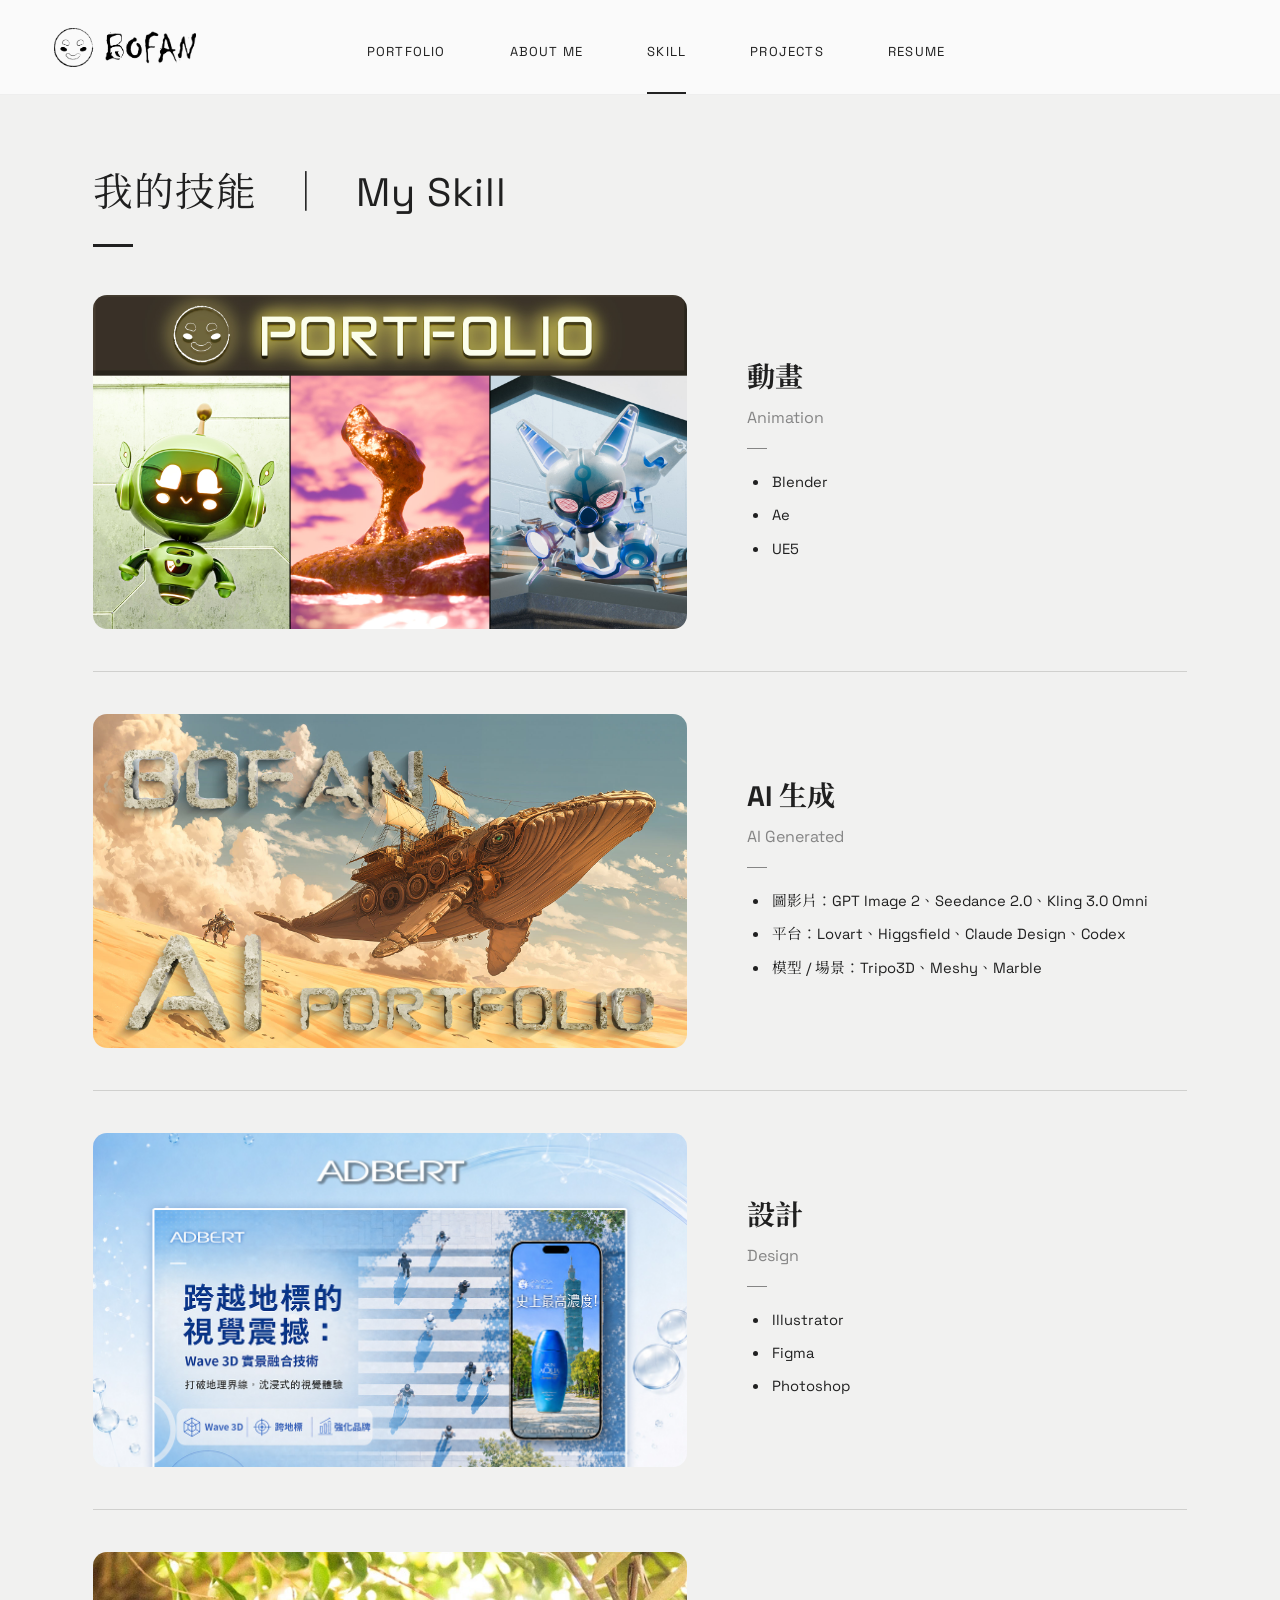
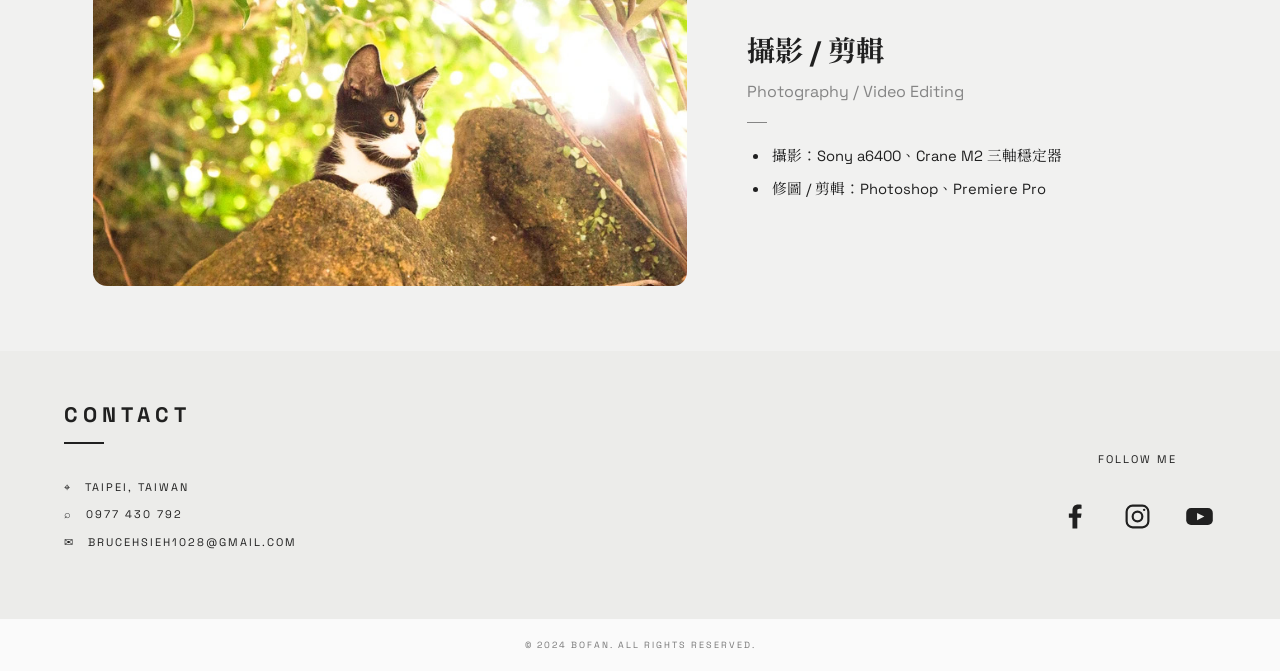
<file: bofan-skill.html>
<!doctype html>
<html lang="zh-Hant"><head><link rel="icon" type="image/png" href="favicon.png"><meta charset="utf-8"><meta name="viewport" content="width=device-width,initial-scale=1"><title>BOFAN | Skill</title>
<style>
*{box-sizing:border-box}html{scroll-behavior:smooth}body{margin:0;background:#f1f1f0;color:#202020;font-family:Arial,"Microsoft JhengHei",sans-serif}a{color:inherit;text-decoration:none}
.nav{height:95px;padding:0 4.2%;display:flex;align-items:center;justify-content:space-between;position:sticky;top:0;z-index:5;background:rgba(250,250,250,.96);border-bottom:1px solid #eee}
.logo{width:142px;height:44px;display:block;background:url('assets/logo.png') center/contain no-repeat}.logo-icon,.logo-word{display:none}
.links{display:flex;gap:clamp(35px,5vw,85px);align-items:center;height:100%}.links a,.links span{height:100%;font-size:13px;letter-spacing:1.2px;padding:43px 0 0;border-bottom:2px solid transparent}.links .active{border-color:#222}
.skills{max-width:1500px;margin:auto;padding:85px 6.5% 80px}.page-title{margin:0 0 65px;font-size:clamp(30px,3.7vw,56px);font-weight:700;letter-spacing:1px}.page-title span{font-weight:400;margin:0 18px}.page-title:after{content:"";display:block;width:48px;height:3px;background:currentColor;margin-top:34px}
.skill-row{display:grid;grid-template-columns:1.35fr 1fr;align-items:center;gap:5.5%;padding:0 0 58px;margin-bottom:58px;border-bottom:1px solid #d0d0ce;animation:skill-enter .85s cubic-bezier(.22,1,.36,1) var(--delay) both}.skill-row:last-child{border-bottom:0;margin-bottom:0;padding-bottom:0}
.skill-image{display:block;aspect-ratio:16/9;overflow:hidden;border-radius:14px;line-height:0}.skill-image img{display:block;width:100%;height:100%;object-fit:cover;transition:transform .4s}.skill-image:hover img{transform:scale(1.025)}.skill-image:focus-visible{outline:3px solid currentColor;outline-offset:5px}
.skill-copy h2{font-size:clamp(26px,2.6vw,38px);margin:0 0 12px;font-weight:600}.english{font-size:18px;color:#858585;margin:0}.english:after{content:"";display:block;width:20px;height:1px;background:currentColor;margin:25px 0}
.skill-copy ul{padding-left:22px;margin:0;font-size:clamp(15px,1.35vw,20px);line-height:1.9}.skill-copy li{padding-left:3px;margin:8px 0}
.contact{background:#ececea;padding:50px 5% 52px;display:flex;justify-content:space-between}.contact h2{margin:0 0 30px;font-size:21px;letter-spacing:5px}.contact h2:after{content:"";display:block;width:40px;height:2px;background:currentColor;margin-top:14px}.contact p{font:11px/2.5 monospace;letter-spacing:2px}.follow{align-self:center;text-align:center}.social{display:flex;gap:28px;margin-top:26px}.social a{width:34px;height:34px;display:grid;place-items:center;border:1.5px solid;border-radius:50%}.copyright{text-align:center;padding:20px;font:9px monospace;letter-spacing:2px;color:#777;background:#fafafa}
#top{position:fixed;right:25px;bottom:25px;width:47px;height:47px;border:0;border-radius:50%;background:#222;color:#fff;font-size:22px;cursor:pointer;opacity:0;pointer-events:none;transition:opacity .25s}#top.show{opacity:1;pointer-events:auto}
@keyframes skill-enter{from{opacity:0;transform:translateY(30px)}to{opacity:1;transform:none}}

@media(max-width:900px){.skills{padding-top:55px}.skill-row{gap:30px}.skill-copy ul{font-size:15px}}
@media(max-width:700px){.nav{height:67px;padding:0 18px}.logo{width:106px;height:34px}.links{gap:19px}.links a,.links span{padding-top:28px;font-size:9px}.links span{display:none}}
@media(max-width:600px){.skills{padding:45px 22px 55px}.page-title{font-size:30px;margin-bottom:40px}.page-title span{margin:0 8px}.skill-row{grid-template-columns:1fr;gap:24px;padding-bottom:35px;margin-bottom:35px}.skill-copy h2{font-size:27px}.english{font-size:16px}.english:after{margin:18px 0}.contact{display:block;padding:40px 24px}.follow{text-align:left;margin-top:28px}}
@media(prefers-reduced-motion:reduce){html{scroll-behavior:auto}.skill-row{animation:none}.skill-image img{transition:none}}
</style><link rel="stylesheet" href="theme.css"><script src="theme.js"></script></head><body>
<nav class="nav"><a class="logo" href="bofan-portfolio.html" aria-label="BOFAN 首頁"><span class="logo-icon"></span><span class="logo-word"></span></a><div class="links"><a href="bofan-portfolio.html">PORTFOLIO</a><a href="bofan-about.html">ABOUT ME</a><a class="active" aria-current="page" href="bofan-skill.html">SKILL</a><a href="bofan-projects.html">PROJECTS</a><a href="bofan-resume.html">RESUME</a></div><span class="nav-spacer" aria-hidden="true"></span></nav>
<main class="skills"><h1 class="page-title">我的技能 <span>│</span> My Skill</h1>
<article class="skill-row" style="--delay:0s"><a class="skill-image" href="https://www.youtube.com/watch?v=A_lgwOJ9lEc" target="_blank" rel="noopener noreferrer" aria-label="查看動畫作品（另開分頁）"><img src="assets/cover2.jpg" alt="動畫作品封面" width="1600" height="900"></a><div class="skill-copy"><h2>動畫</h2><p class="english">Animation</p><ul><li>Blender</li><li>Ae</li><li>UE5</li></ul></div></article>
<article class="skill-row" style="--delay:0.2s"><a class="skill-image" href="https://xiebofanaidesign.mystrikingly.com/" target="_blank" rel="noopener noreferrer" aria-label="查看AI 生成作品（另開分頁）"><img src="assets/aicover.jpg" alt="AI 生成作品封面" width="1600" height="900"></a><div class="skill-copy"><h2>AI 生成</h2><p class="english">AI Generated</p><ul><li>圖影片：GPT Image 2、Seedance 2.0、Kling 3.0 Omni</li><li>平台：Lovart、Higgsfield、Claude Design、Codex</li><li>模型 / 場景：Tripo3D、Meshy、Marble</li></ul></div></article>
<article class="skill-row" style="--delay:0.4s"><a class="skill-image" href="https://xiebofangraphicdesign.mystrikingly.com/" target="_blank" rel="noopener noreferrer" aria-label="查看設計作品（另開分頁）"><img src="assets/0416_EDMv3_01.jpg" alt="設計作品封面" width="1600" height="900"></a><div class="skill-copy"><h2>設計</h2><p class="english">Design</p><ul><li>Illustrator</li><li>Figma</li><li>Photoshop</li></ul></div></article>
<article class="skill-row" style="--delay:0.6000000000000001s"><a class="skill-image" href="https://xiebofangraphicdesign.mystrikingly.com/" target="_blank" rel="noopener noreferrer" aria-label="查看攝影 / 剪輯作品（另開分頁）"><img src="assets/cat.jpg" alt="攝影 / 剪輯作品封面" width="1600" height="900"></a><div class="skill-copy"><h2>攝影 / 剪輯</h2><p class="english">Photography / Video Editing</p><ul><li>攝影：Sony a6400、Crane M2 三軸穩定器</li><li>修圖 / 剪輯：Photoshop、Premiere Pro</li></ul></div></article>
</main><footer class="contact"><div><h2>CONTACT</h2><p>⌖　TAIPEI, TAIWAN<br>⌕　0977 430 792<br>✉　BRUCEHSIEH1028@GMAIL.COM</p></div><div class="follow"><p>FOLLOW ME</p><div class="social"><a href="https://www.facebook.com/xie.bo.fan.2025/?locale=zh_TW" target="_blank" rel="noopener noreferrer" aria-label="Facebook"><svg viewBox="0 0 24 24" aria-hidden="true"><path fill="currentColor" d="M13.5 22v-9h3l.5-3.5h-3.5V7.2c0-1 .3-1.7 1.8-1.7H17V2.3c-.3 0-1.5-.2-2.8-.2-2.8 0-4.7 1.7-4.7 4.8v2.6H6.5V13h3v9z"/></svg></a><a href="https://www.instagram.com/xiebofan_1028/" target="_blank" rel="noopener noreferrer" aria-label="Instagram"><svg viewBox="0 0 24 24" fill="none" stroke="currentColor" stroke-width="1.8" aria-hidden="true"><rect x="3" y="3" width="18" height="18" rx="5"/><circle cx="12" cy="12" r="4"/><circle cx="17.5" cy="6.5" r="1" fill="currentColor" stroke="none"/></svg></a><a href="https://www.youtube.com/@BofanAnimation" target="_blank" rel="noopener noreferrer" aria-label="YouTube"><svg viewBox="0 0 24 24" aria-hidden="true"><rect x="1" y="5" width="22" height="14" rx="4" fill="currentColor"/><path d="m10 9 6 3-6 3z" fill="#ececea"/></svg></a></div></div></footer><div class="copyright">© 2024 BOFAN. ALL RIGHTS RESERVED.</div><button id="top" type="button" aria-label="回到頁首">↑</button>
<script>const topButton=document.getElementById('top');addEventListener('scroll',()=>topButton.classList.toggle('show',scrollY>400),{passive:true});topButton.onclick=()=>scrollTo({top:0,behavior:matchMedia('(prefers-reduced-motion: reduce)').matches?'instant':'smooth'});</script>
</body></html>
</file>
<file: theme.css>
@import url('https://fonts.googleapis.com/css2?family=Noto+Serif+TC:wght@400;500;600;700&family=Space+Grotesk:wght@400;500;600;700&display=swap');
:root{color-scheme:light;--site-font:"Space Grotesk","Noto Serif TC","Microsoft JhengHei",sans-serif}
body,body *{font-family:var(--site-font)!important}
.work-view.is-single,.project-stage{touch-action:pan-y pinch-zoom;cursor:grab;user-select:none;-webkit-user-select:none}
.work-view.is-single.is-dragging,.project-stage.is-dragging{cursor:grabbing}
/* Selected works: desktop 4 columns, tablet 2, phone 1. */
body .work-grid:not(.single){grid-template-columns:repeat(4,minmax(0,1fr))}
@media(max-width:1100px) and (min-width:701px){
 body .work-grid:not(.single){grid-template-columns:repeat(2,minmax(0,1fr))}
}
/* Phone layouts: separate hero rows and a single-column work viewer. */
@media(max-width:700px){
 body .hero{display:grid;grid-template-rows:110px minmax(0,1fr) 56px;justify-items:center;align-items:stretch;padding:18px 20px 0}
 body .hero .hero-copy{position:relative;grid-row:1;top:auto;right:auto;align-self:center;justify-self:center;margin:0;max-width:100%;font-size:12px}
 body .hero .portrait-real{position:relative;grid-row:2;left:auto;bottom:auto;translate:none;width:100%;height:100%;max-width:85vw;min-height:0;object-fit:contain;align-self:stretch}
 body .hero .scroll{position:relative;grid-row:3;bottom:auto;align-self:center}
 body .work-grid:not(.single){grid-template-columns:minmax(0,1fr);gap:20px}
 body .work-view.is-single{grid-template-columns:minmax(0,1fr);padding:0;gap:0}
 body .is-single .side-preview{display:none}
 body .is-single .work-grid.single{grid-column:1;grid-row:1}
 body .is-single .single-controls{grid-column:1;grid-row:2}
 body .about-hero .about-photo{display:none}
 body .about-hero{min-height:0;padding:48px 25px}
 body .about-hero .copy{width:100%}
 body .about-title-enter{animation-delay:0s}
 body .about-content-enter{animation-delay:.8s}
}
/* Showreel and sticky navigation share one viewport. */
.showreel{--nav-height:95px;height:calc(100svh - var(--nav-height));padding:18px 4.7% 24px;display:flex;flex-direction:column;align-items:center;gap:20px;scroll-margin-top:var(--nav-height)}
.showreel .section-title{align-self:stretch;flex:none;line-height:1.4;margin:0}
.showreel .youtube{flex:none;width:min(100%,calc((100svh - 213px) * 16 / 9));height:auto;aspect-ratio:16/9;margin:auto 0}
@media(max-width:700px){
 body .showreel{--nav-height:67px;height:auto;display:block;padding:16px 20px 40px}
 .showreel .section-title{font-size:clamp(14px,3.8vw,19px);letter-spacing:1px;margin:0 0 24px}
 .showreel .youtube{width:100%;height:auto;aspect-ratio:16/9;margin:0}
}
/* Compact Skill content while retaining shared navigation and footer sizing. */
main.skills{max-width:1260px;padding:65px 6.5% 65px}
.skills .page-title{font-size:clamp(28px,3.1vw,46px);margin-bottom:48px;font-weight:400}
.skills .page-title:after{width:40px;margin-top:26px}
.skills .skill-row{padding-bottom:42px;margin-bottom:42px}
.skills .skill-row:last-child{padding-bottom:0;margin-bottom:0}
.skills .skill-copy h2{font-size:clamp(23px,2.2vw,32px);font-weight:700}
.skills .english{font-size:16px}
.skills .english:after{margin:20px 0}
.skills .skill-copy ul{font-size:clamp(14px,1.15vw,17px);line-height:1.85}
.skills .skill-copy li{margin:6px 0}
@media(max-width:600px){
 main.skills{padding:36px 22px 44px}
 .skills .page-title{font-size:27px;margin-bottom:32px}
 .skills .skill-row{padding-bottom:28px;margin-bottom:28px;gap:20px}
 .skills .skill-copy h2{font-size:24px}
 .skills .skill-copy ul{font-size:14px}
}

/* Shared light-only navigation and footer. */
.nav-spacer{width:110px;flex-shrink:0}
.social a{border:0;border-radius:0}
.social svg{width:29px;height:29px;display:block}
.about-hero .copy p{font-size:18px;line-height:2}
.about-hero .copy .quote{font-size:19px!important}
.about-photo-enter{animation:page-enter 1s ease both}
.about-title-enter{animation:page-enter .8s ease 1s both}
.about-content-enter{animation:page-enter .8s ease 1.8s both}
.project-info .project-description{animation:page-enter .8s ease .15s both}
.project-info .project-link{animation:page-enter .8s ease .95s both}
.resume .personal{font-size:16px}
.resume .introduction,.resume .resume-main ul,.resume .job p{font-size:17px}
.resume .skill-meter{font-size:15px}
.resume .job time{font-size:.95em}
@keyframes page-enter{from{opacity:0;transform:translateY(20px)}to{opacity:1;transform:translateY(0)}}
@media(max-width:700px){
 .nav-spacer{display:none}.nav{gap:8px}.links{gap:12px}
 .about-hero .copy p{font-size:15px}
 .about-hero .copy .quote{font-size:16px!important}
}
@media(max-width:380px){.nav .logo{width:80px}.links{gap:8px}}
@media(prefers-reduced-motion:reduce){
 .about-photo-enter,.about-title-enter,.about-content-enter,
 .project-info .project-description,.project-info .project-link{animation:none}
}
</file>
